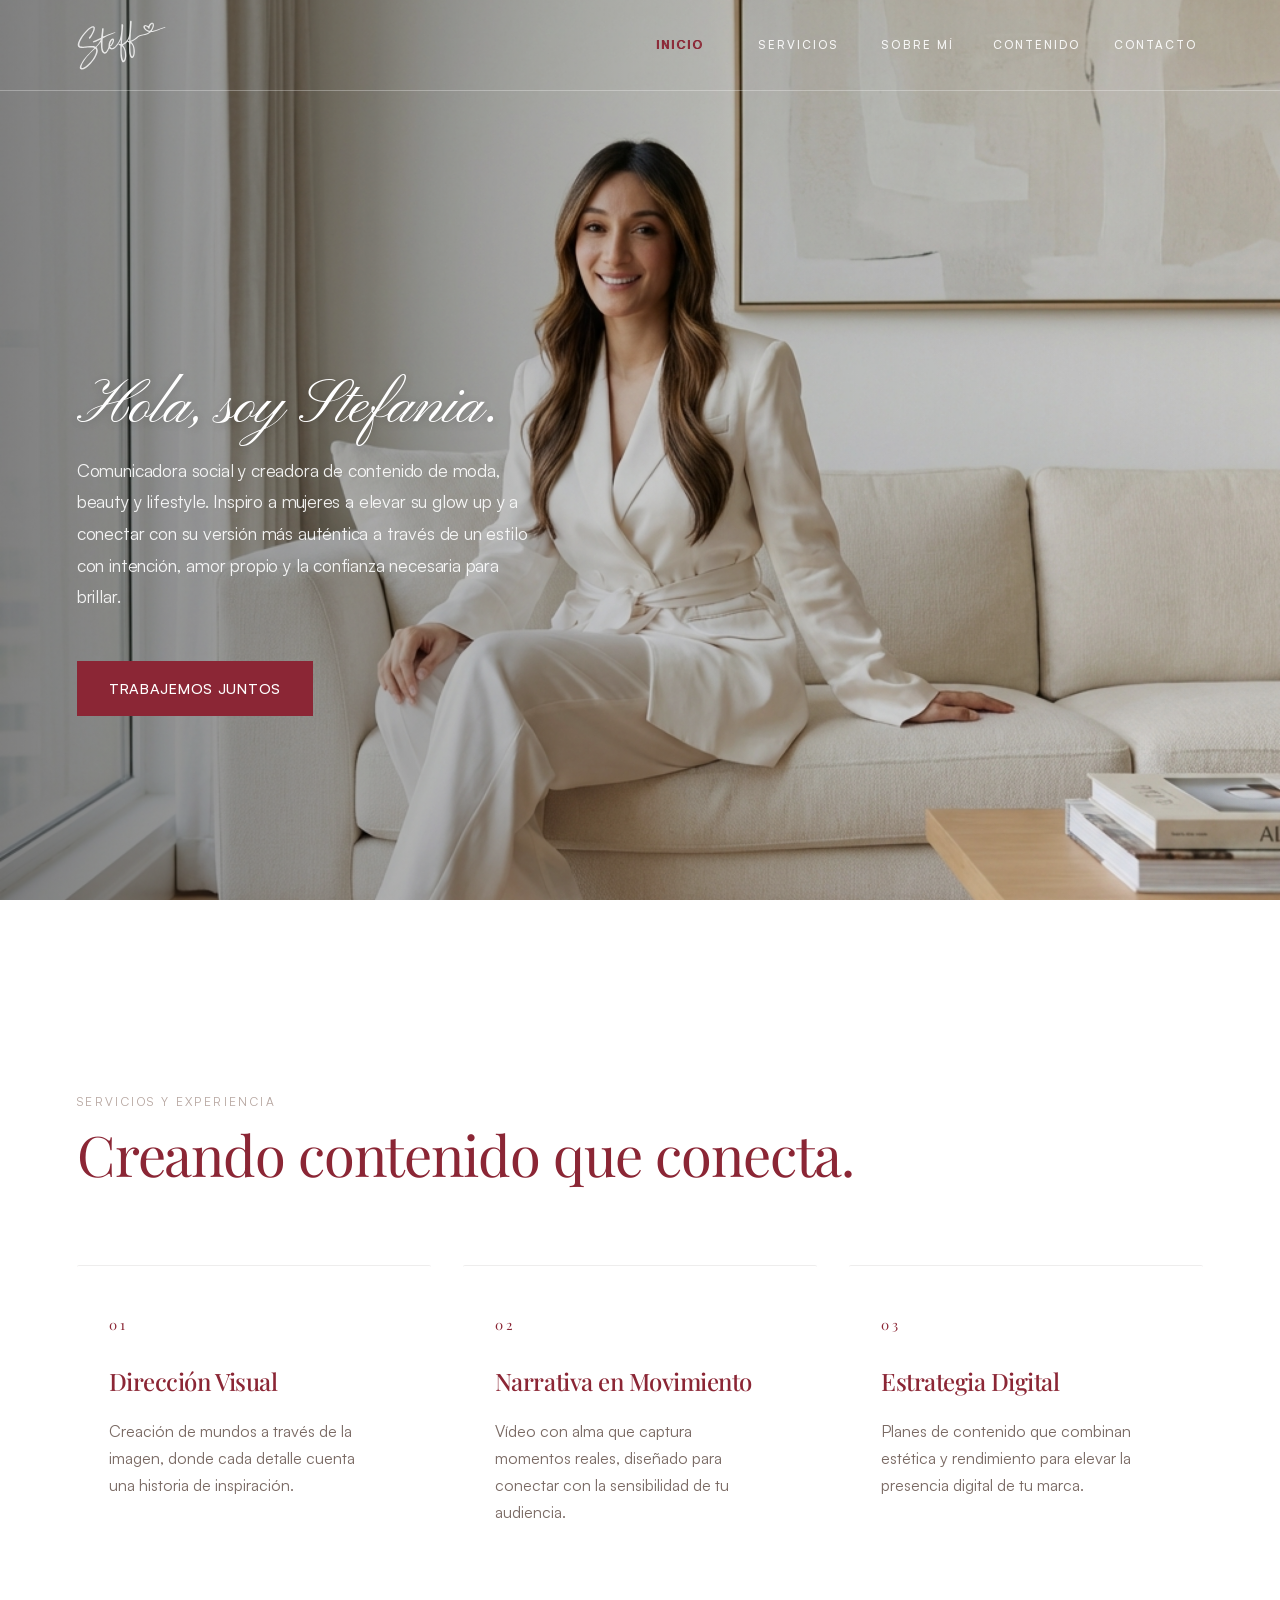
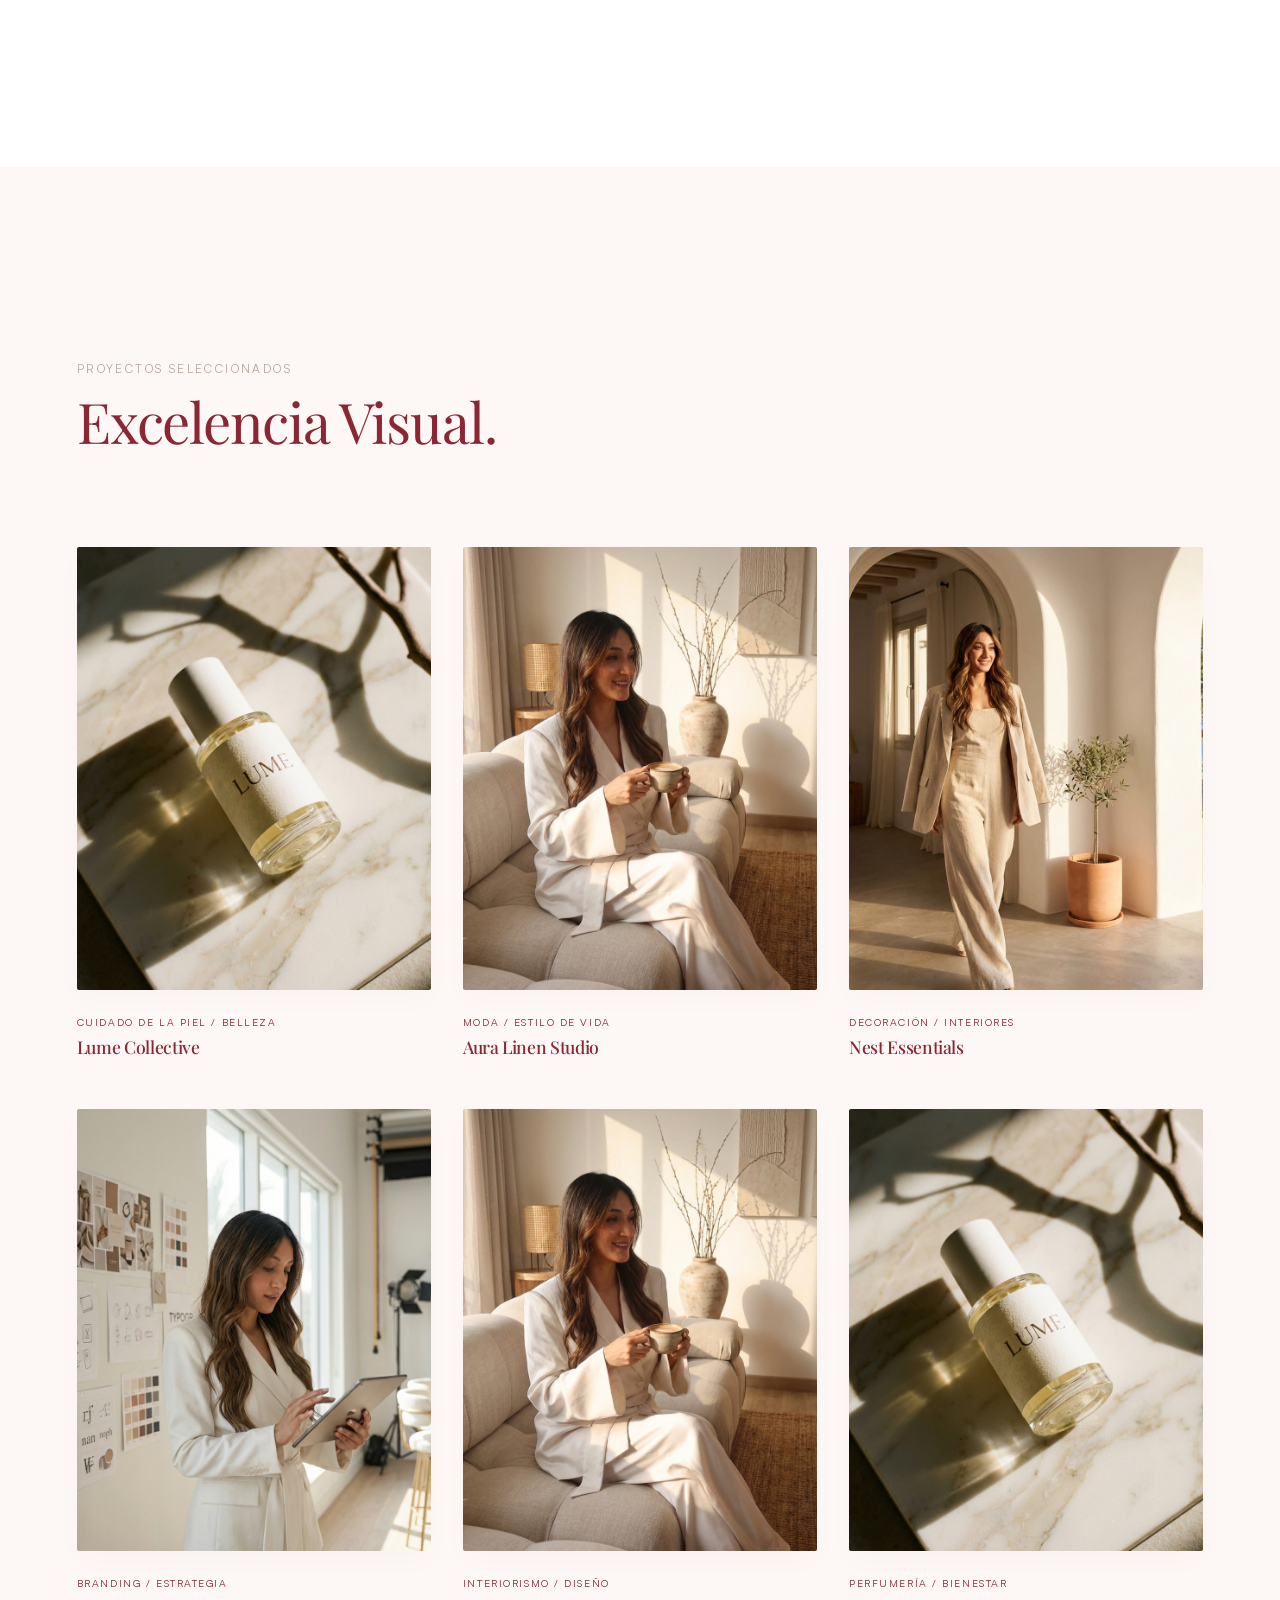
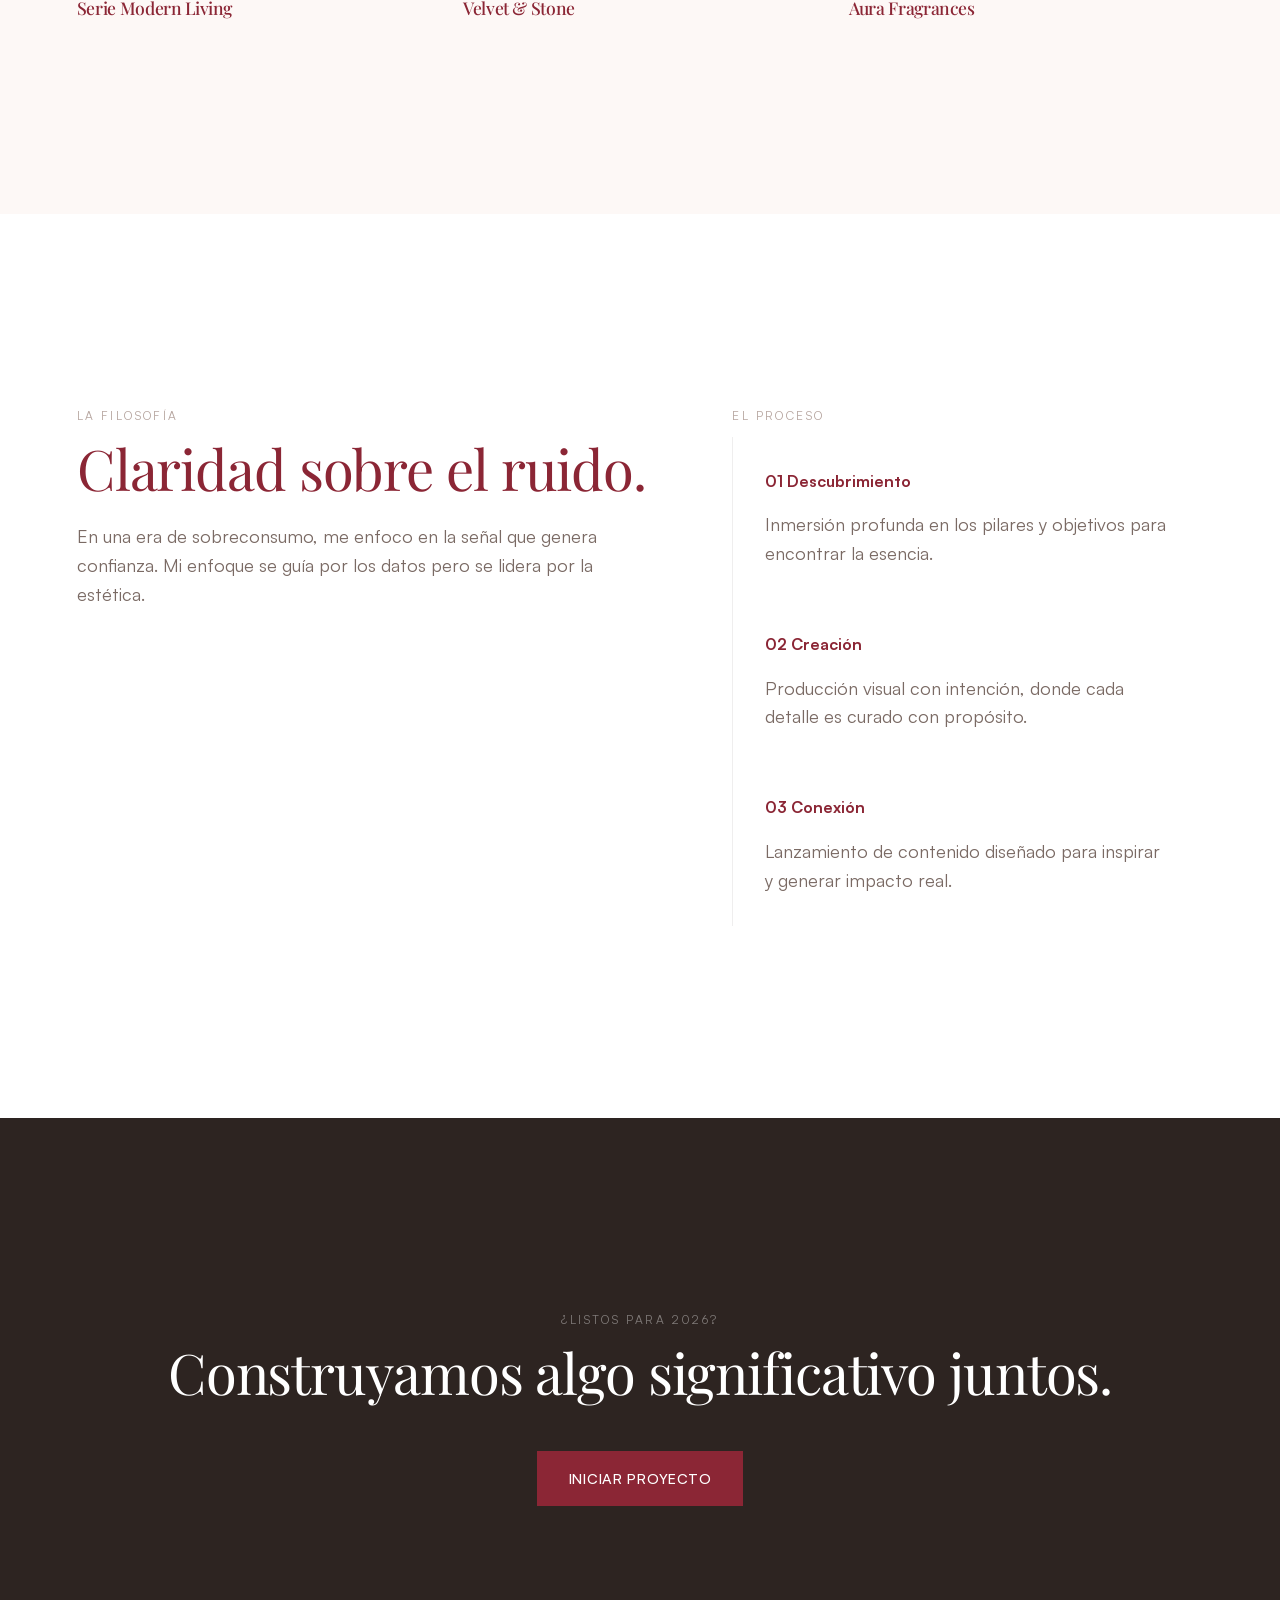
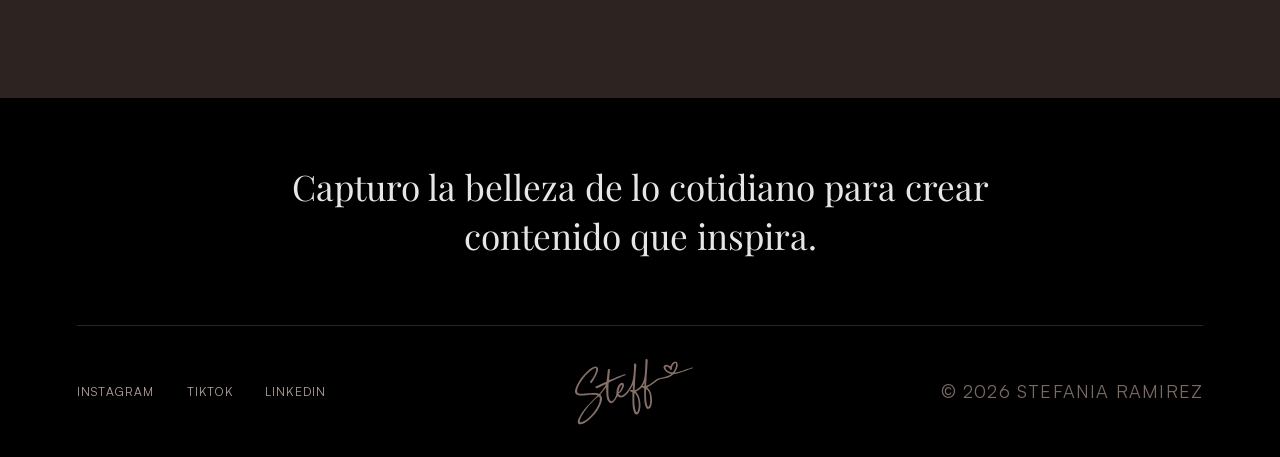
<file: index.html>
<!DOCTYPE html>
<html lang="es">

<head>
    <meta charset="UTF-8">
    <meta name="viewport" content="width=device-width, initial-scale=1.0">
    <meta name="description"
        content="Steff Ramirez - Directora Creativa y Storyteller. Explorando la belleza, el diseño y la narrativa a través de contenido visual y podcasting.">
    <title>Steff Ramirez | Estética en cada detalle</title>
    <link rel="stylesheet" href="css/style.css">
    <link rel="icon" type="image/svg+xml" href="assets/images/favicon-white.svg">
</head>

<body>

    <nav id="main-nav">
        <div class="container">
            <a href="index.html" class="logo">
                <img src="assets/images/Stefania.svg" alt="Stefania Ramirez Logo" class="logo-img">
            </a>
            <button class="mobile-menu-btn" aria-label="Abrir menú">
                <span></span>
                <span></span>
            </button>
            <ul class="nav-links">
                <li><a href="index.html" class="active">Inicio</a></li>
                <li><a href="services.html">Servicios</a></li>
                <li><a href="about.html">Sobre mí</a></li>
                <li><a href="content.html">Contenido</a></li>
                <li><a href="contact.html">Contacto</a></li>
            </ul>
        </div>
    </nav>

    <main>
        <section class="hero">
            <div class="hero-bg"></div>
            <div class="container">
                <div class="hero-content reveal">
                    <h1><span class="script-text">Hola, soy Stefania.</span></h1>
                    <p class="hero-description">Comunicadora social y creadora de contenido de moda, beauty y lifestyle.
                        Inspiro a mujeres a elevar su glow up y a conectar con su versión más auténtica a través de un
                        estilo con intención, amor propio y la confianza necesaria para brillar.</p>
                    <div class="cta-group">
                        <a href="contact.html" class="btn btn-primary">Trabajemos juntos</a>
                    </div>
                </div>
            </div>
        </section>


        <!-- QUÉ HAGO -->
        <section id="what-i-do">
            <div class="container">
                <div class="section-header reveal">
                    <span class="label-main">Servicios y Experiencia</span>
                    <h2>Creando contenido que conecta.</h2>
                </div>
                <div class="grid grid-3 reveal">
                    <div class="offering-card" data-number="01">
                        <h3>Dirección Visual</h3>
                        <p>Creación de mundos a través de la imagen, donde cada detalle cuenta una historia de
                            inspiración.</p>
                    </div>
                    <div class="offering-card" data-number="02">
                        <h3>Narrativa en Movimiento</h3>
                        <p>Vídeo con alma que captura momentos reales, diseñado para conectar con la sensibilidad de tu
                            audiencia.</p>
                    </div>
                    <div class="offering-card" data-number="03">
                        <h3>Estrategia Digital</h3>
                        <p>Planes de contenido que combinan estética y rendimiento para elevar la presencia digital de
                            tu marca.</p>
                    </div>
                </div>
            </div>
        </section>

        <!-- PROYECTOS DESTACADOS -->
        <section id="featured-work" style="background: var(--bg-secondary);">
            <div class="container">
                <div class="section-header reveal">
                    <span class="label-main">Proyectos Seleccionados</span>
                    <h2>Excelencia Visual.</h2>
                </div>
                <div class="work-grid">
                    <div class="work-item reveal">
                        <div class="img-wrapper">
                            <img src="assets/images/featured_1.png" alt="Lume Collective" loading="lazy">
                        </div>
                        <div class="work-info">
                            <span>Cuidado de la piel / Belleza</span>
                            <h3>Lume Collective</h3>
                        </div>
                    </div>
                    <div class="work-item reveal">
                        <div class="img-wrapper">
                            <img src="assets/images/featured_3.png" alt="Aura Linen Studio" loading="lazy">
                        </div>
                        <div class="work-info">
                            <span>Moda / Estilo de vida</span>
                            <h3>Aura Linen Studio</h3>
                        </div>
                    </div>
                    <div class="work-item reveal">
                        <div class="img-wrapper">
                            <img src="assets/images/featured_2.png" alt="Nest Essentials" loading="lazy">
                        </div>
                        <div class="work-info">
                            <span>Decoración / Interiores</span>
                            <h3>Nest Essentials</h3>
                        </div>
                    </div>
                    <div class="work-item reveal">
                        <div class="img-wrapper">
                            <img src="assets/images/hero.png" alt="Serie Modern Living" loading="lazy">
                        </div>
                        <div class="work-info">
                            <span>Branding / Estrategia</span>
                            <h3>Serie Modern Living</h3>
                        </div>
                    </div>
                    <div class="work-item reveal">
                        <div class="img-wrapper">
                            <img src="assets/images/featured_3.png" alt="Velvet & Stone" loading="lazy">
                        </div>
                        <div class="work-info">
                            <span>Interiorismo / Diseño</span>
                            <h3>Velvet & Stone</h3>
                        </div>
                    </div>
                    <div class="work-item reveal">
                        <div class="img-wrapper">
                            <img src="assets/images/featured_1.png" alt="Aura Fragrances">
                        </div>
                        <div class="work-info">
                            <span>Perfumería / Bienestar</span>
                            <h3>Aura Fragrances</h3>
                        </div>
                    </div>
                </div>
            </div>
        </section>

        <!-- VALOR / ENFOQUE -->
        <section id="approach">
            <div class="container">
                <div class="grid grid-2">
                    <div class="reveal">
                        <span class="label-main">La Filosofía</span>
                        <h2>Claridad sobre el ruido.</h2>
                        <p>En una era de sobreconsumo, me enfoco en la señal que genera confianza. Mi enfoque se guía
                            por los datos pero se lidera por la estética.</p>
                    </div>
                    <div class="reveal">
                        <span class="label-main">El Proceso</span>
                        <div class="process-list">
                            <div class="process-item">
                                <h4>01 Descubrimiento</h4>
                                <p>Inmersión profunda en los pilares y objetivos para encontrar la esencia.</p>
                            </div>
                            <div class="process-item">
                                <h4>02 Creación</h4>
                                <p>Producción visual con intención, donde cada detalle es curado con propósito.</p>
                            </div>
                            <div class="process-item">
                                <h4>03 Conexión</h4>
                                <p>Lanzamiento de contenido diseñado para inspirar y generar impacto real.</p>
                            </div>
                        </div>
                    </div>
                </div>
            </div>
        </section>

        <!-- CTA -->
        <section id="cta" style="background: var(--bg-tertiary); color: white; text-align: center;">
            <div class="container reveal">
                <span class="label-main" style="color: rgba(255,255,255,0.4);">¿Listos para 2026?</span>
                <h2 style="margin-bottom: 3rem;">Construyamos algo significativo juntos.</h2>
                <a href="contact.html" class="btn btn-primary">Iniciar Proyecto</a>
            </div>
        </section>
    </main>

    <footer>
        <div class="container">
            <div class="footer-top">
                <div class="footer-slogan">Capturo la belleza de lo cotidiano para crear contenido que inspira.</div>
            </div>
            <div class="footer-bottom">
                <div style="display: flex; gap: 2rem;">
                    <a href="#" style="color: inherit; text-decoration: none;">Instagram</a>
                    <a href="#" style="color: inherit; text-decoration: none;">TikTok</a>
                    <a href="#" style="color: inherit; text-decoration: none;">LinkedIn</a>
                </div>
                <div style="display: flex; align-items: center;">
                    <img src="assets/images/Stefania.svg" alt="Logo" class="footer-logo-img">
                </div>
                <p>&copy; 2026 Stefania Ramirez</p>
            </div>
        </div>
    </footer>

    <script src="js/main.js"></script>
</body>

</html>
</file>
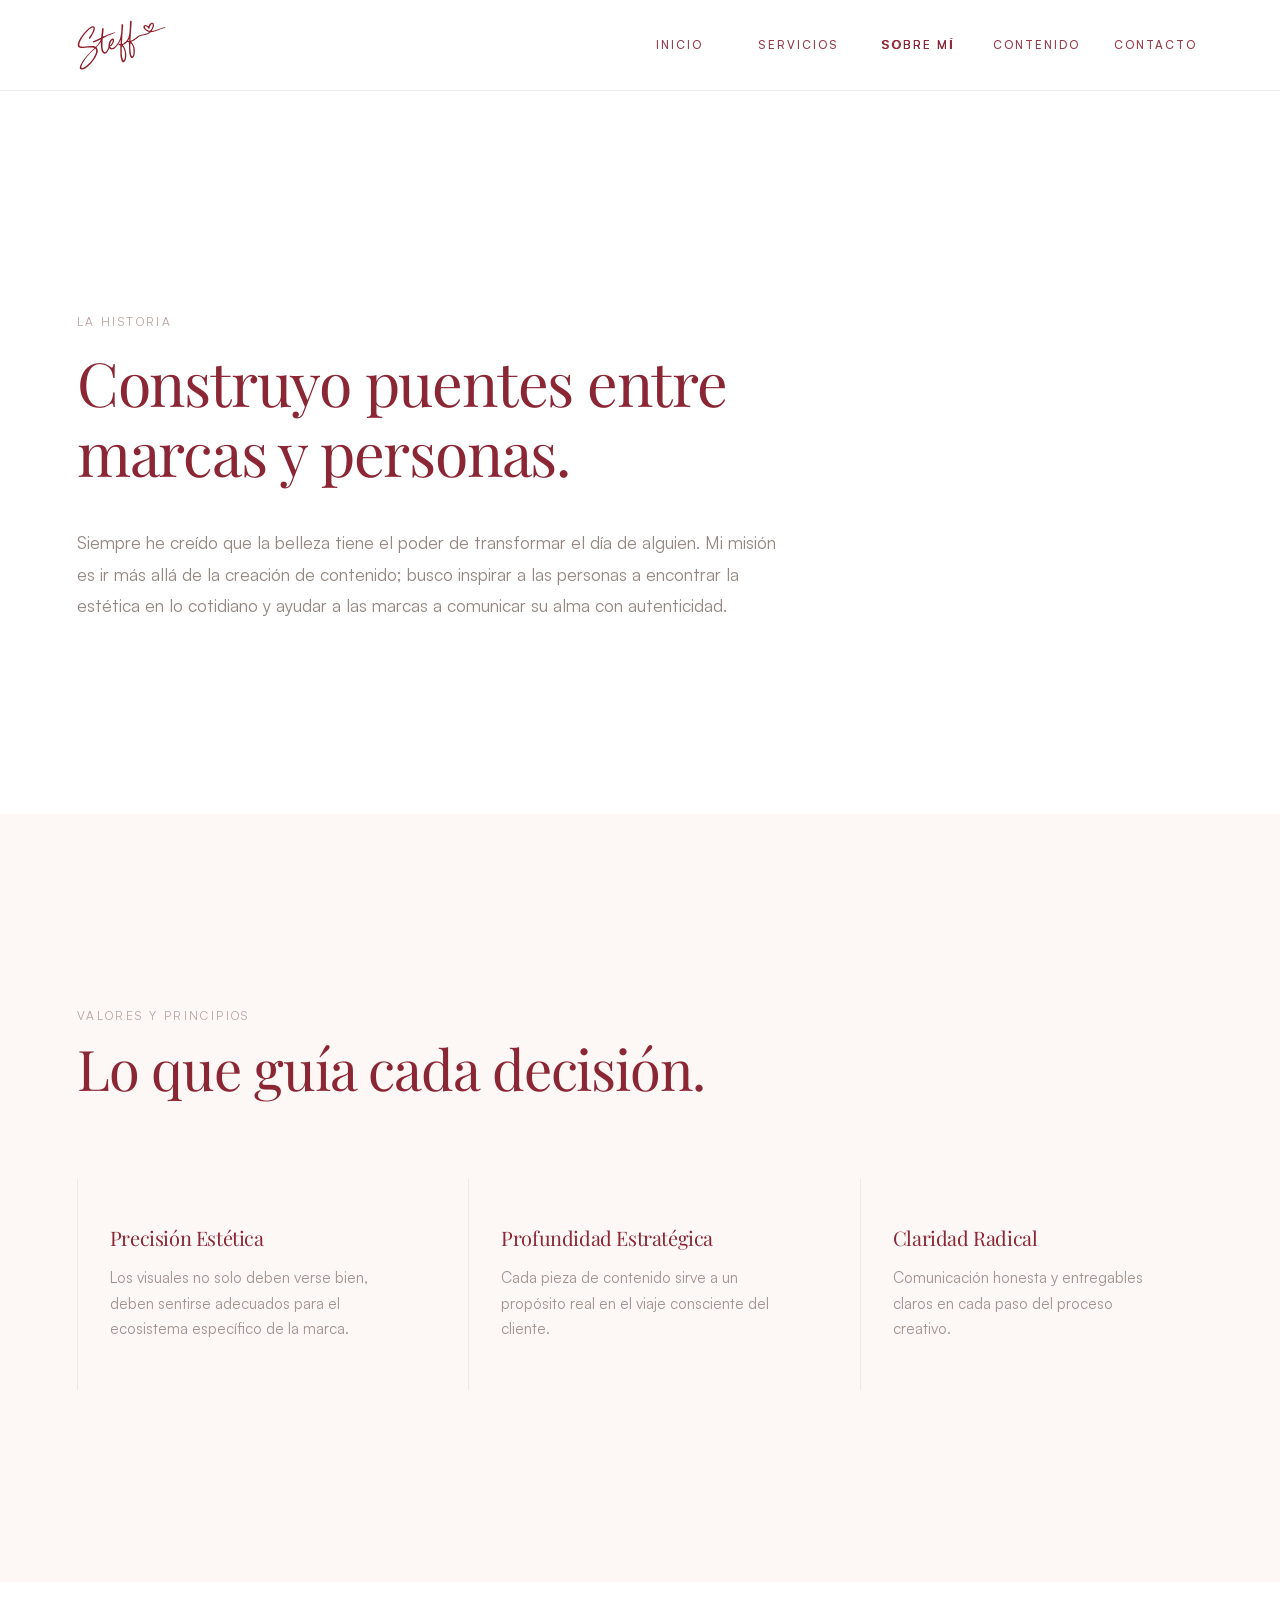
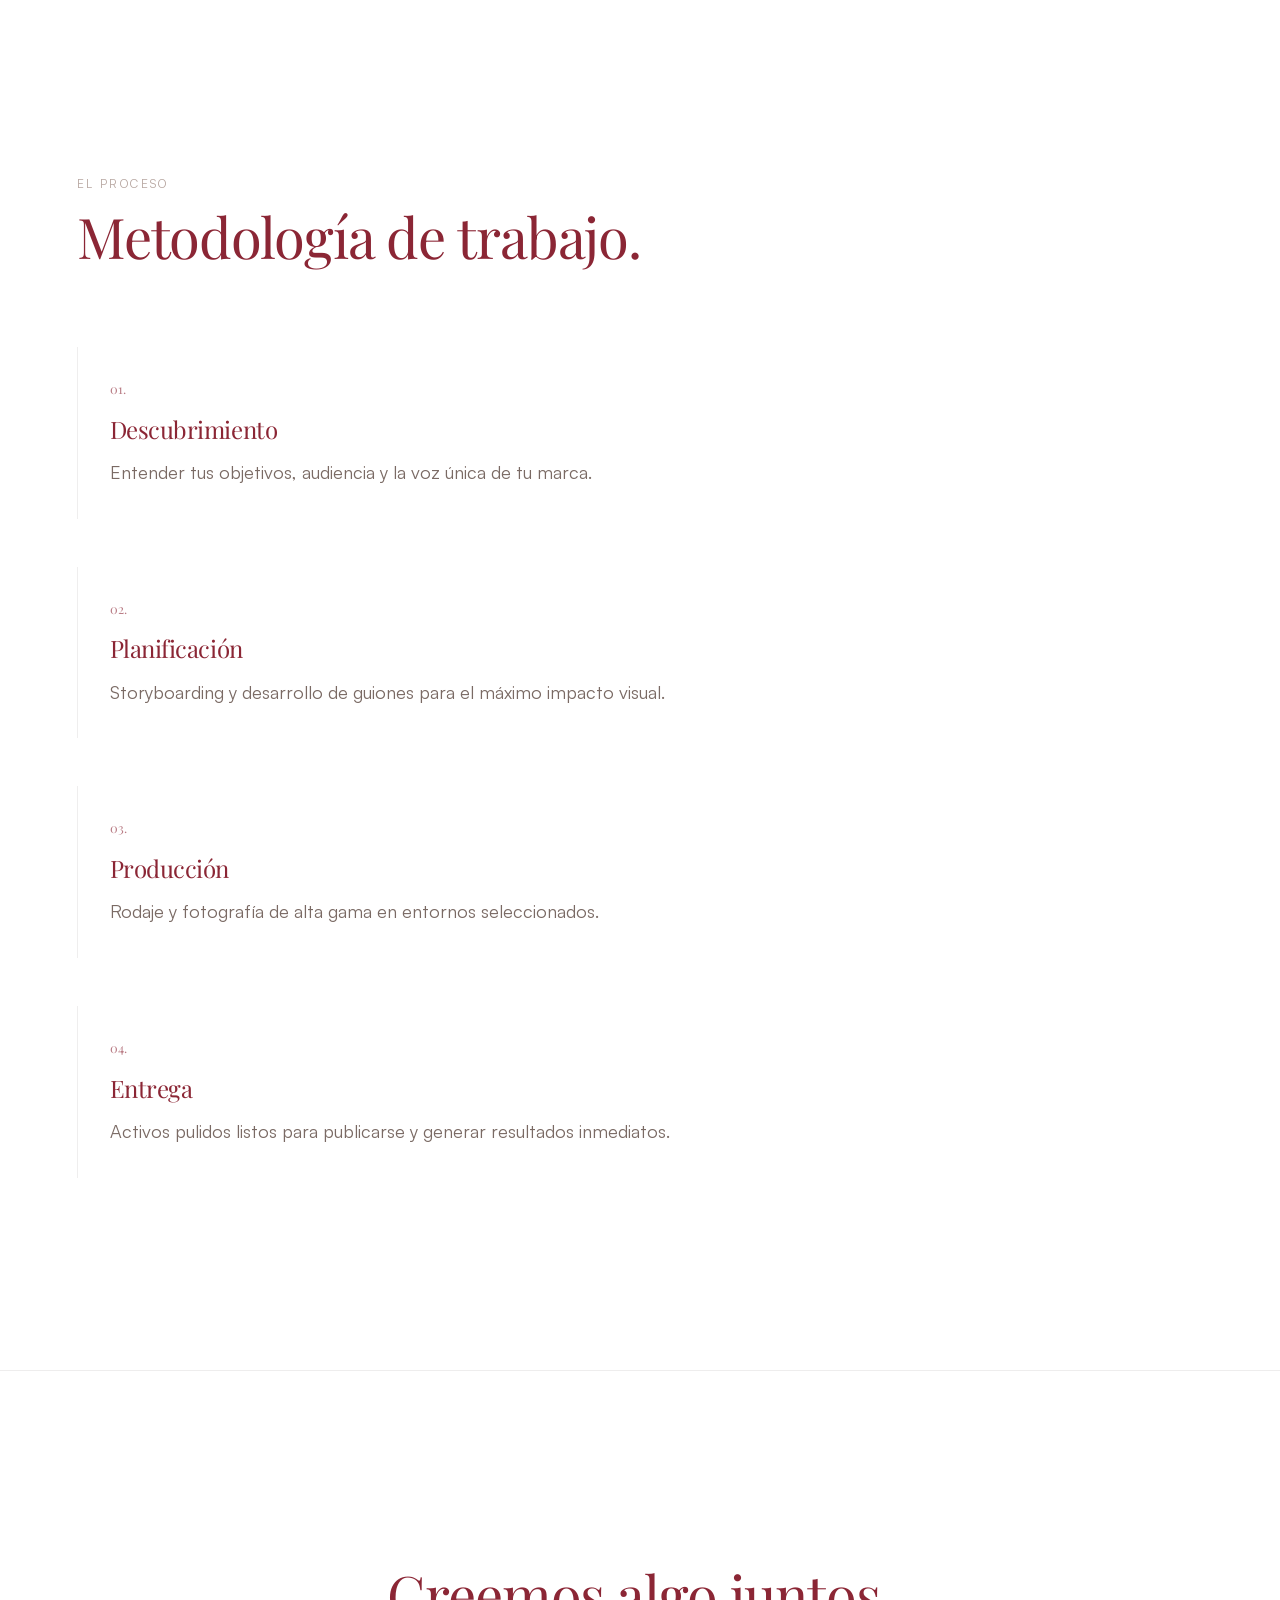
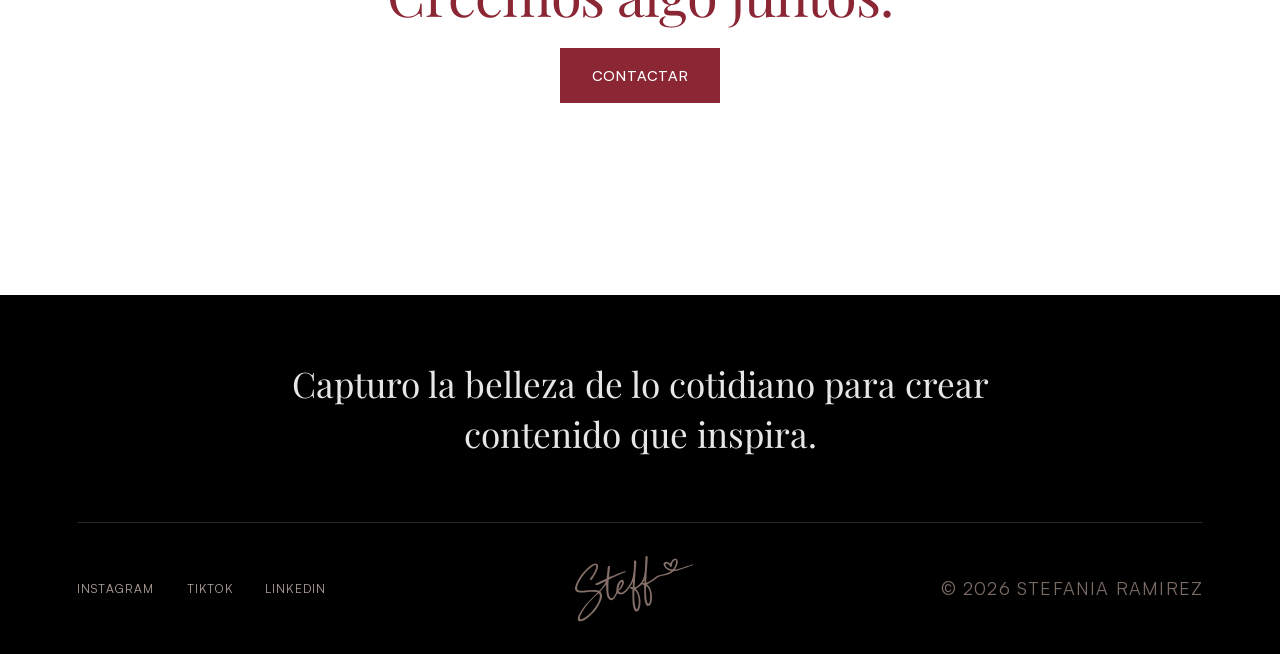
<file: about.html>
<!DOCTYPE html>
<html lang="es">

<head>
    <meta charset="UTF-8">
    <meta name="viewport" content="width=device-width, initial-scale=1.0">
    <meta name="description"
        content="Sobre mí - Steff Ramirez, Directora Creativa. Especializada en estética, diseño y narrativa visual para marcas premium.">
    <title>Sobre mí | Steff Ramirez</title>
    <link rel="stylesheet" href="css/style.css">
    <link rel="icon" type="image/svg+xml" href="assets/images/favicon-white.svg">
</head>

<body>

    <!-- Navegación -->
    <nav id="main-nav" class="nav-dark">
        <div class="container">
            <a href="index.html" class="logo">
                <img src="assets/images/Stefania.svg" alt="Stefania Ramirez Logo" class="logo-img">
            </a>
            <button class="mobile-menu-btn" aria-label="Abrir menú">
                <span></span>
                <span></span>
            </button>
            <ul class="nav-links">
                <li><a href="index.html">Inicio</a></li>
                <li><a href="services.html">Servicios</a></li>
                <li><a href="about.html" class="active">Sobre mí</a></li>
                <li><a href="content.html">Contenido</a></li>
                <li><a href="contact.html">Contacto</a></li>
            </ul>
        </div>
    </nav>

    <main class="subpage-main">

        <!-- 1. INTRODUCCIÓN -->
        <section id="about-intro">
            <div class="container reveal">
                <span class="label-main">La Historia</span>
                <h1>Construyo puentes entre<br>marcas y personas.</h1>
                <div class="section-intro-text" style="max-width: 700px; margin-top: 1.5rem;">
                    <p style="font-size: 1.1rem; line-height: 1.8; opacity: 0.8;">Siempre he
                        creído que la belleza tiene el poder de transformar el día de alguien. Mi misión es ir más
                        allá de la creación de contenido; busco inspirar a las personas a encontrar la estética en
                        lo cotidiano y ayudar a las marcas a comunicar su alma con autenticidad.</p>
                </div>
            </div>
        </section>

        <!-- 2. VALORES / PRINCIPIOS -->
        <section id="values" style="background-color: var(--bg-secondary); padding: var(--space-sections) 0;">
            <div class="container">
                <div class="section-header reveal" style="margin-bottom: 5rem;">
                    <span class="label-main">Valores y Principios</span>
                    <h2>Lo que guía cada decisión.</h2>
                </div>
                <div class="grid grid-3 reveal" style="gap: 3rem;">
                    <div class="value-card">
                        <h3>Precisión Estética</h3>
                        <p>Los visuales no solo deben verse bien, deben sentirse adecuados para el ecosistema específico
                            de la marca.</p>
                    </div>
                    <div class="value-card">
                        <h3>Profundidad Estratégica</h3>
                        <p>Cada pieza de contenido sirve a un propósito real en el viaje consciente del cliente.</p>
                    </div>
                    <div class="value-card">
                        <h3>Claridad Radical</h3>
                        <p>Comunicación honesta y entregables claros en cada paso del proceso creativo.</p>
                    </div>
                </div>
            </div>
        </section>

        <!-- 3. PROCESO / CÓMO TRABAJO -->
        <section id="process" style="padding: var(--space-sections) 0;">
            <div class="container">
                <div class="section-header reveal" style="margin-bottom: 5rem;">
                    <span class="label-main">El Proceso</span>
                    <h2>Metodología de trabajo.</h2>
                </div>
                <div class="grid grid-4" style="gap: 3rem;">
                    <div class="process-item reveal" style="transition-delay: 0.1s;">
                        <span class="process-number">01.</span>
                        <h3>Descubrimiento</h3>
                        <p>Entender tus objetivos, audiencia y la voz única de tu marca.</p>
                    </div>
                    <div class="process-item reveal" style="transition-delay: 0.2s;">
                        <span class="process-number">02.</span>
                        <h3>Planificación</h3>
                        <p>Storyboarding y desarrollo de guiones para el máximo impacto visual.</p>
                    </div>
                    <div class="process-item reveal" style="transition-delay: 0.3s;">
                        <span class="process-number">03.</span>
                        <h3>Producción</h3>
                        <p>Rodaje y fotografía de alta gama en entornos seleccionados.</p>
                    </div>
                    <div class="process-item reveal" style="transition-delay: 0.4s;">
                        <span class="process-number">04.</span>
                        <h3>Entrega</h3>
                        <p>Activos pulidos listos para publicarse y generar resultados inmediatos.</p>
                    </div>
                </div>
            </div>
        </section>



        <!-- CTA -->
        <section id="cta" style="text-align: center; border-top: 1px solid var(--border);">
            <div class="container">
                <h2>Creemos algo juntos.</h2>
                <a href="contact.html" class="btn btn-primary"
                    style="background: #8b2635; color: white; margin-top: var(--space-m);">Contactar</a>
            </div>
        </section>
    </main>

    <footer>
        <div class="container">
            <div class="footer-top">
                <div class="footer-slogan">Capturo la belleza de lo cotidiano para crear contenido que inspira.</div>
            </div>
            <div class="footer-bottom">
                <div style="display: flex; gap: 2rem;">
                    <a href="#" style="color: inherit; text-decoration: none;">Instagram</a>
                    <a href="#" style="color: inherit; text-decoration: none;">TikTok</a>
                    <a href="#" style="color: inherit; text-decoration: none;">LinkedIn</a>
                </div>
                <div style="display: flex; align-items: center;">
                    <img src="assets/images/Stefania.svg" alt="Logo" class="footer-logo-img">
                </div>
                <p>&copy; 2026 Stefania Ramirez</p>
            </div>
        </div>
    </footer>

    <script src="js/main.js"></script>
</body>

</html>
</file>
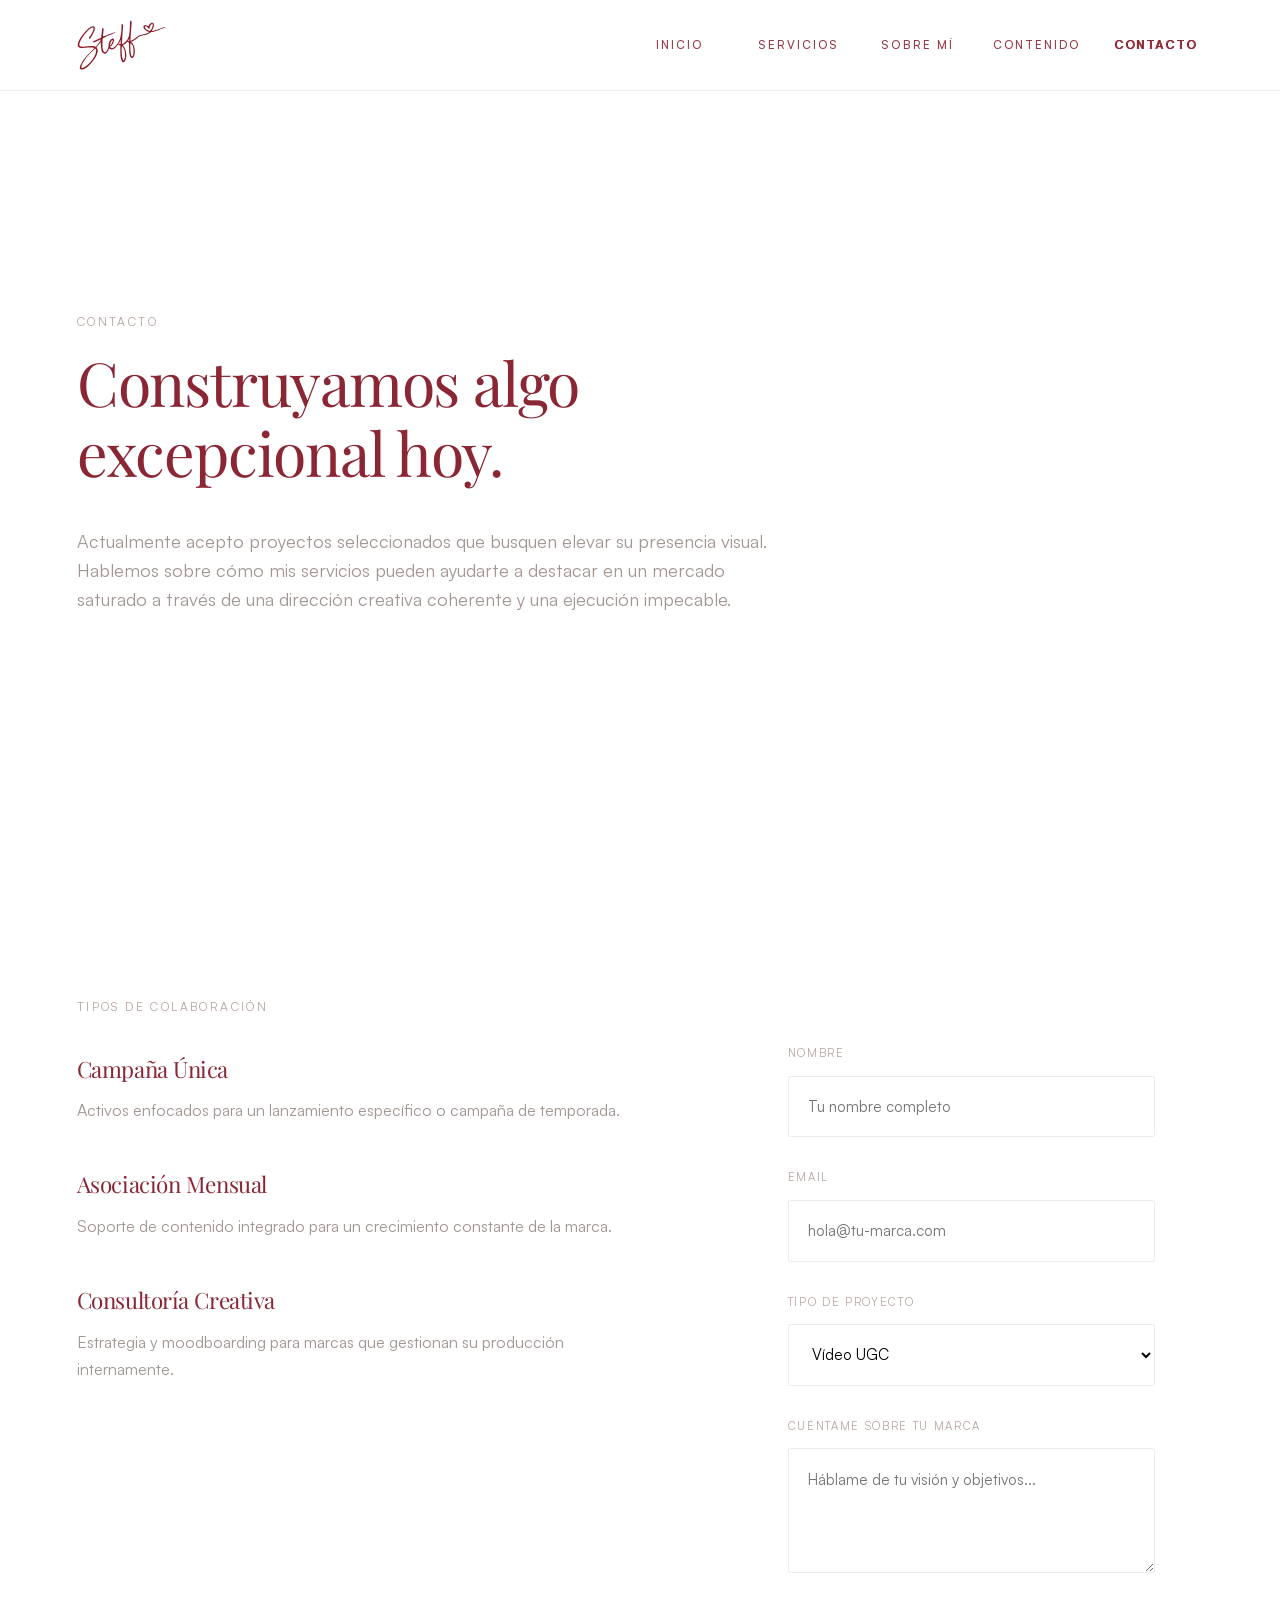
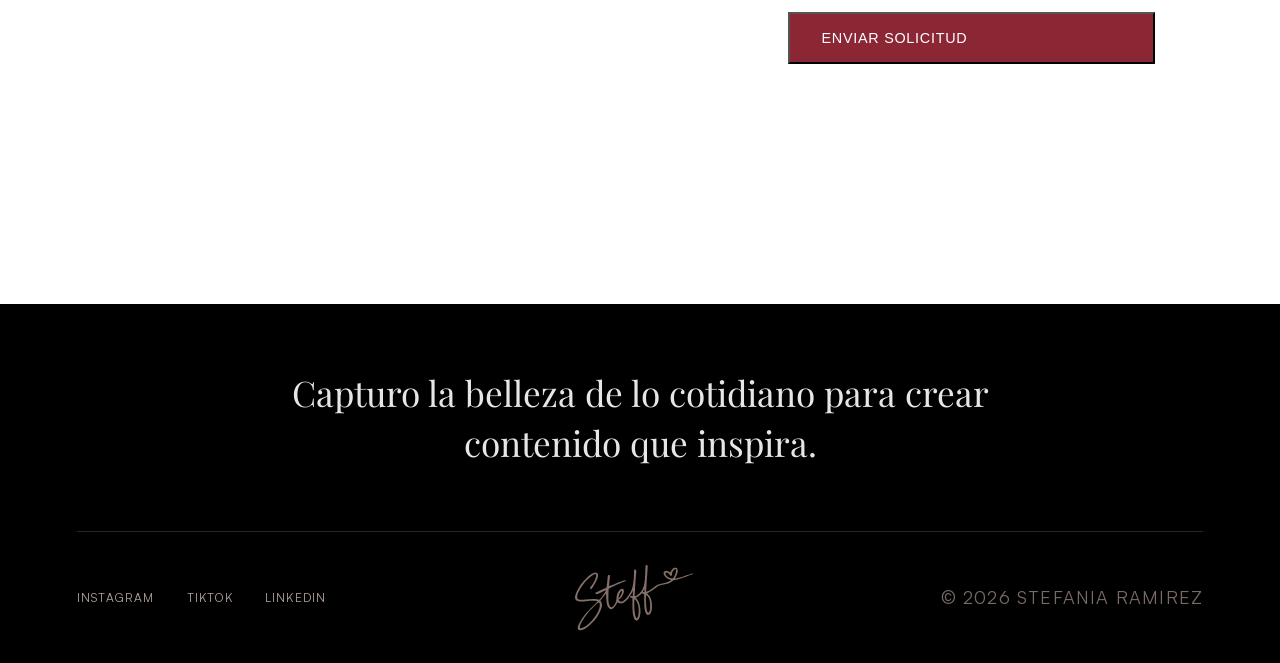
<file: contact.html>
<!DOCTYPE html>
<html lang="es">

<head>
    <meta charset="UTF-8">
    <meta name="viewport" content="width=device-width, initial-scale=1.0">
    <meta name="description"
        content="Contacto - Colaboremos. Ponte en contacto para comenzar tu viaje de creación de contenido.">
    <title>Contacto | Steff Ramirez</title>
    <link rel="stylesheet" href="css/style.css">
    <link rel="icon" type="image/svg+xml" href="assets/images/favicon-white.svg">
</head>

<body>

    <!-- Navegación -->
    <nav id="main-nav" class="nav-dark">
        <div class="container">
            <a href="index.html" class="logo">
                <img src="assets/images/Stefania.svg" alt="Stefania Ramirez Logo" class="logo-img">
            </a>
            <button class="mobile-menu-btn" aria-label="Abrir menú">
                <span></span>
                <span></span>
            </button>
            <ul class="nav-links">
                <li><a href="index.html">Inicio</a></li>
                <li><a href="services.html">Servicios</a></li>
                <li><a href="about.html">Sobre mí</a></li>
                <li><a href="content.html">Contenido</a></li>
                <li><a href="contact.html" class="active">Contacto</a></li>
            </ul>
        </div>
    </nav>

    <main class="subpage-main">

        <!-- 1. INTRO -->
        <section id="contact-intro">
            <div class="container">
                <span class="label-main">Contacto</span>
                <h1>Construyamos algo<br>excepcional hoy.</h1>
                <p class="section-intro-text" style="max-width: 700px; margin-top: 1.5rem; opacity: 0.7;">Actualmente
                    acepto proyectos seleccionados que busquen elevar su presencia visual. Hablemos sobre cómo mis
                    servicios pueden ayudarte a destacar en un mercado saturado a través de una dirección creativa
                    coherente y una ejecución impecable.</p>
            </div>
        </section>

        <section id="contact-details" style="padding-bottom: var(--space-sections);">
            <div class="container">
                <div class="grid grid-2" style="gap: 6rem;">
                    <!-- 2. TIPOS DE COLABORACIÓN -->
                    <div class="reveal">
                        <span class="label-main">Tipos de Colaboración</span>
                        <div style="margin-top: 2.5rem;">
                            <div style="margin-bottom: 3rem;">
                                <h3 style="font-size: 1.4rem; margin-bottom: 1rem;">Campaña Única</h3>
                                <p style="font-size: 1rem; line-height: 1.7; opacity: 0.7;">Activos enfocados para un
                                    lanzamiento específico o campaña de temporada.</p>
                            </div>
                            <div style="margin-bottom: 3rem;">
                                <h3 style="font-size: 1.4rem; margin-bottom: 1rem;">Asociación Mensual</h3>
                                <p style="font-size: 1rem; line-height: 1.7; opacity: 0.7;">Soporte de contenido
                                    integrado para un crecimiento constante de la marca.</p>
                            </div>
                            <div>
                                <h3 style="font-size: 1.4rem; margin-bottom: 1rem;">Consultoría Creativa</h3>
                                <p style="font-size: 1rem; line-height: 1.7; opacity: 0.7;">Estrategia y moodboarding
                                    para marcas que gestionan su producción internamente.</p>
                            </div>
                        </div>
                    </div>

                    <!-- 3. FORMULARIO DE CONTACTO -->
                    <div class="card reveal static-card" style="background: white; padding: 3rem;">
                        <form action="#" method="POST" id="contact-form">
                            <div class="form-group">
                                <label for="name">Nombre</label>
                                <input type="text" id="name" name="name" required placeholder="Tu nombre completo">
                            </div>
                            <div class="form-group">
                                <label for="email">Email</label>
                                <input type="email" id="email" name="email" required placeholder="hola@tu-marca.com">
                            </div>
                            <div class="form-group">
                                <label for="project">Tipo de Proyecto</label>
                                <select id="project" name="project">
                                    <option value="ugc">Vídeo UGC</option>
                                    <option value="photo">Fotografía Editorial</option>
                                    <option value="retainer">Asociación Mensual</option>
                                    <option value="other">Otro</option>
                                </select>
                            </div>
                            <div class="form-group">
                                <label for="message">Cuéntame sobre tu marca</label>
                                <textarea id="message" name="message" rows="4"
                                    placeholder="Háblame de tu visión y objetivos..."></textarea>
                            </div>
                            <button type="submit" class="btn btn-primary" style="width: 100%;">Enviar Solicitud</button>
                        </form>
                    </div>
                </div>
            </div>
        </section>
    </main>

    <footer>
        <div class="container">
            <div class="footer-top">
                <div class="footer-slogan">Capturo la belleza de lo cotidiano para crear contenido que inspira.</div>
            </div>
            <div class="footer-bottom">
                <div style="display: flex; gap: 2rem;">
                    <a href="#" style="color: inherit; text-decoration: none;">Instagram</a>
                    <a href="#" style="color: inherit; text-decoration: none;">TikTok</a>
                    <a href="#" style="color: inherit; text-decoration: none;">LinkedIn</a>
                </div>
                <div style="display: flex; align-items: center;">
                    <img src="assets/images/Stefania.svg" alt="Logo" class="footer-logo-img">
                </div>
                <p>&copy; 2026 Stefania Ramirez</p>
            </div>
        </div>
    </footer>

    <script src="js/main.js"></script>
</body>

</html>
</file>
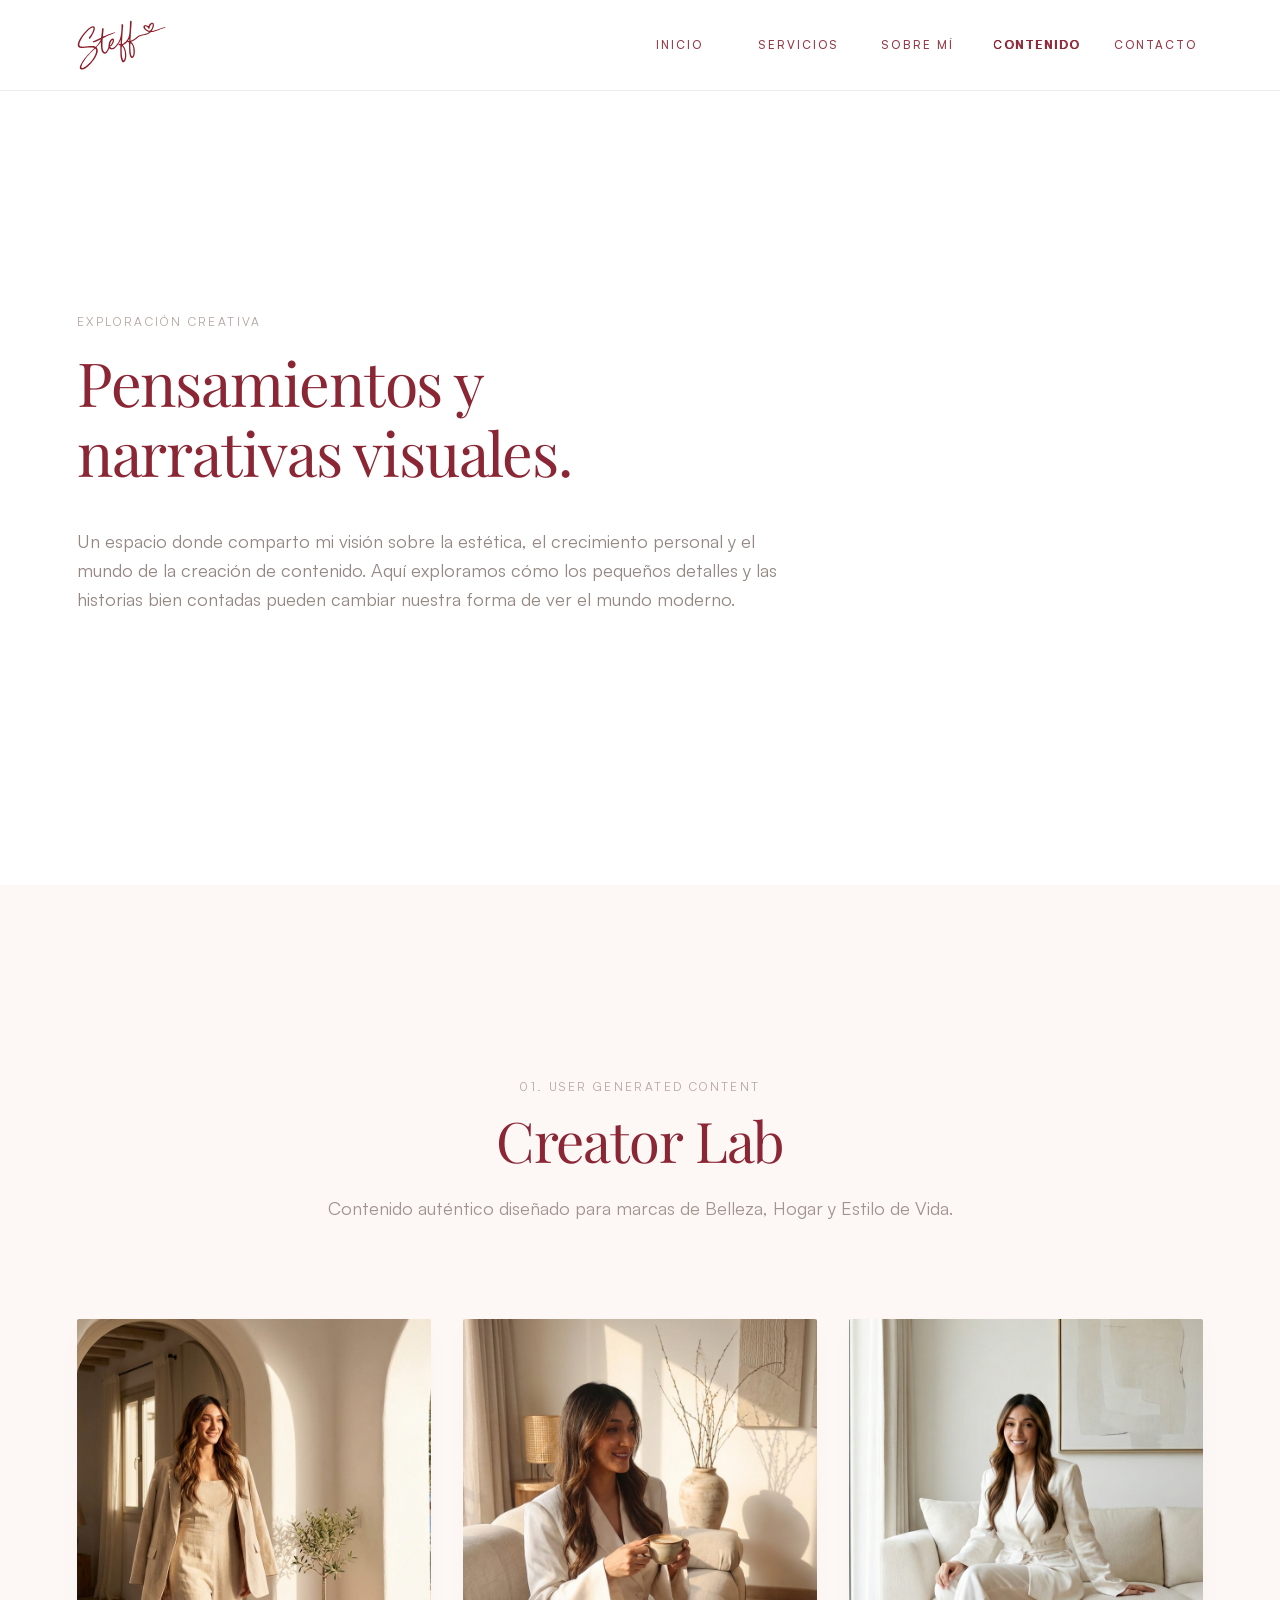
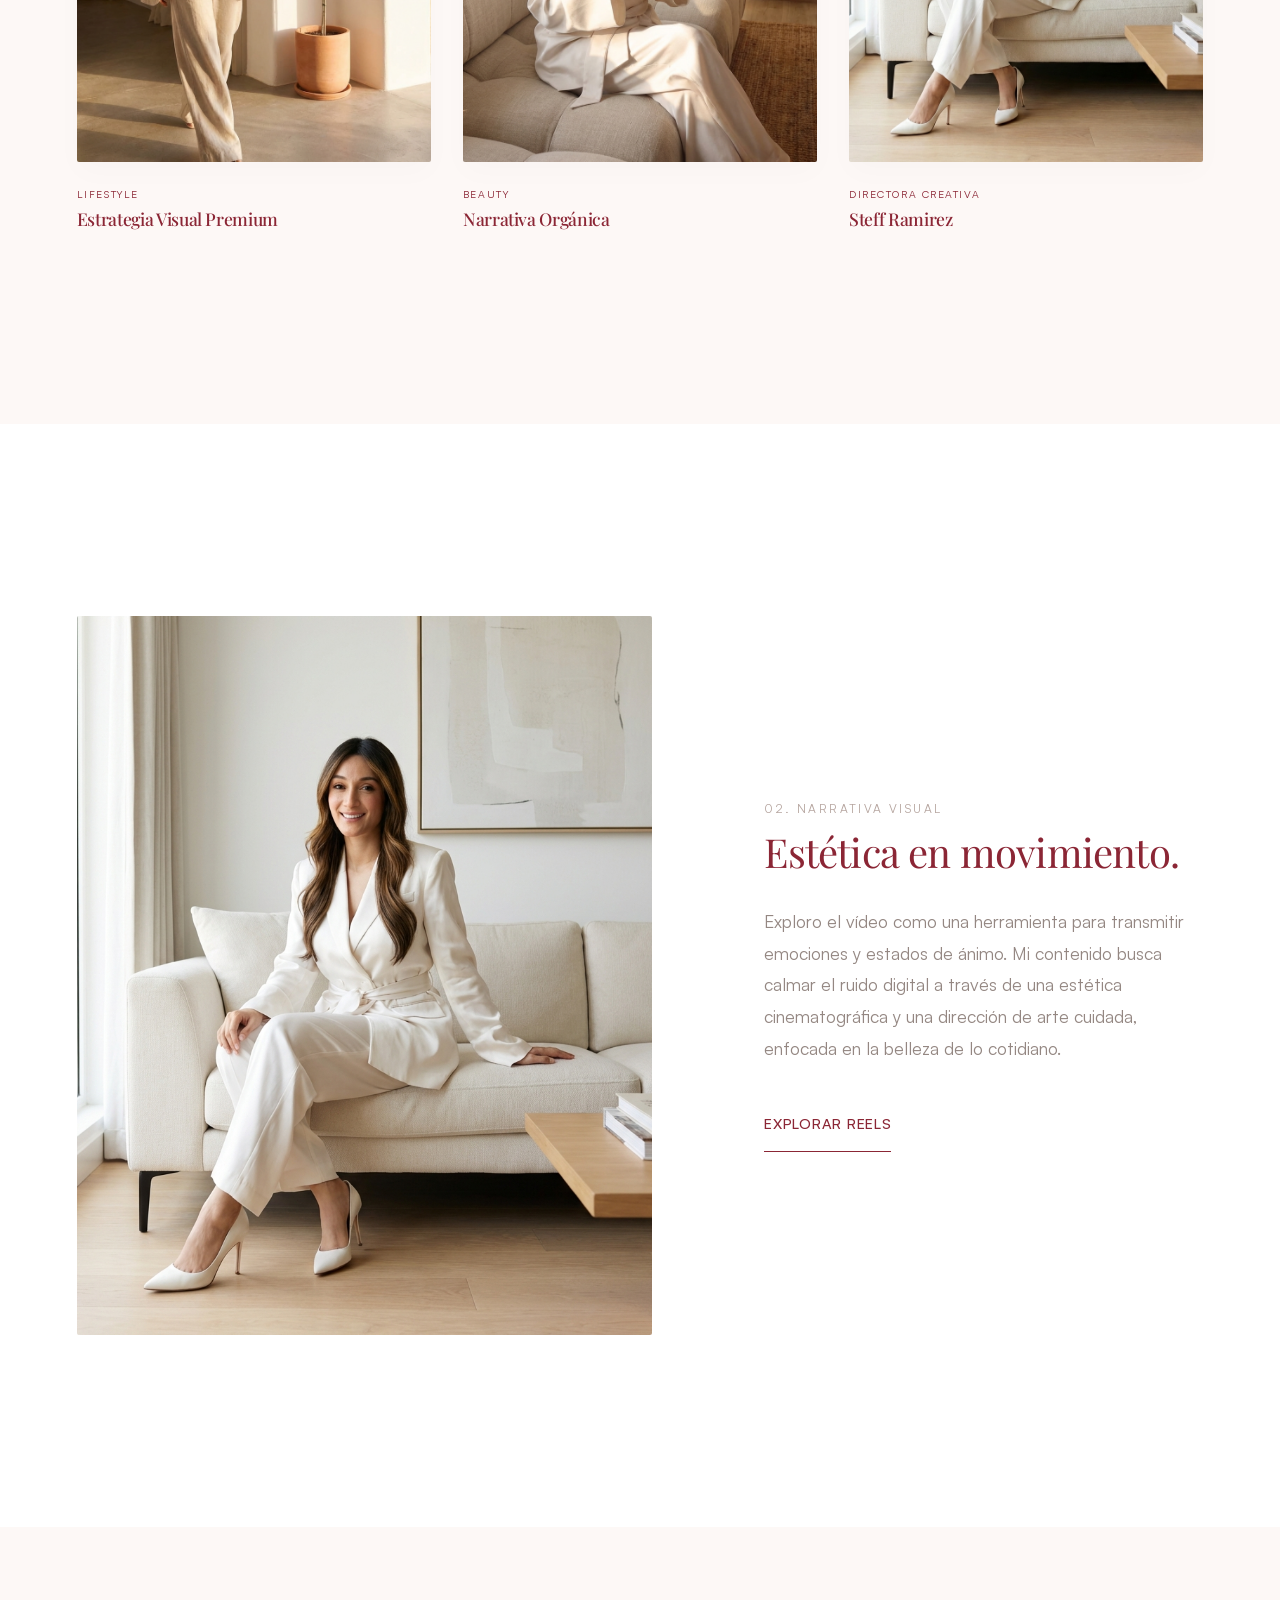
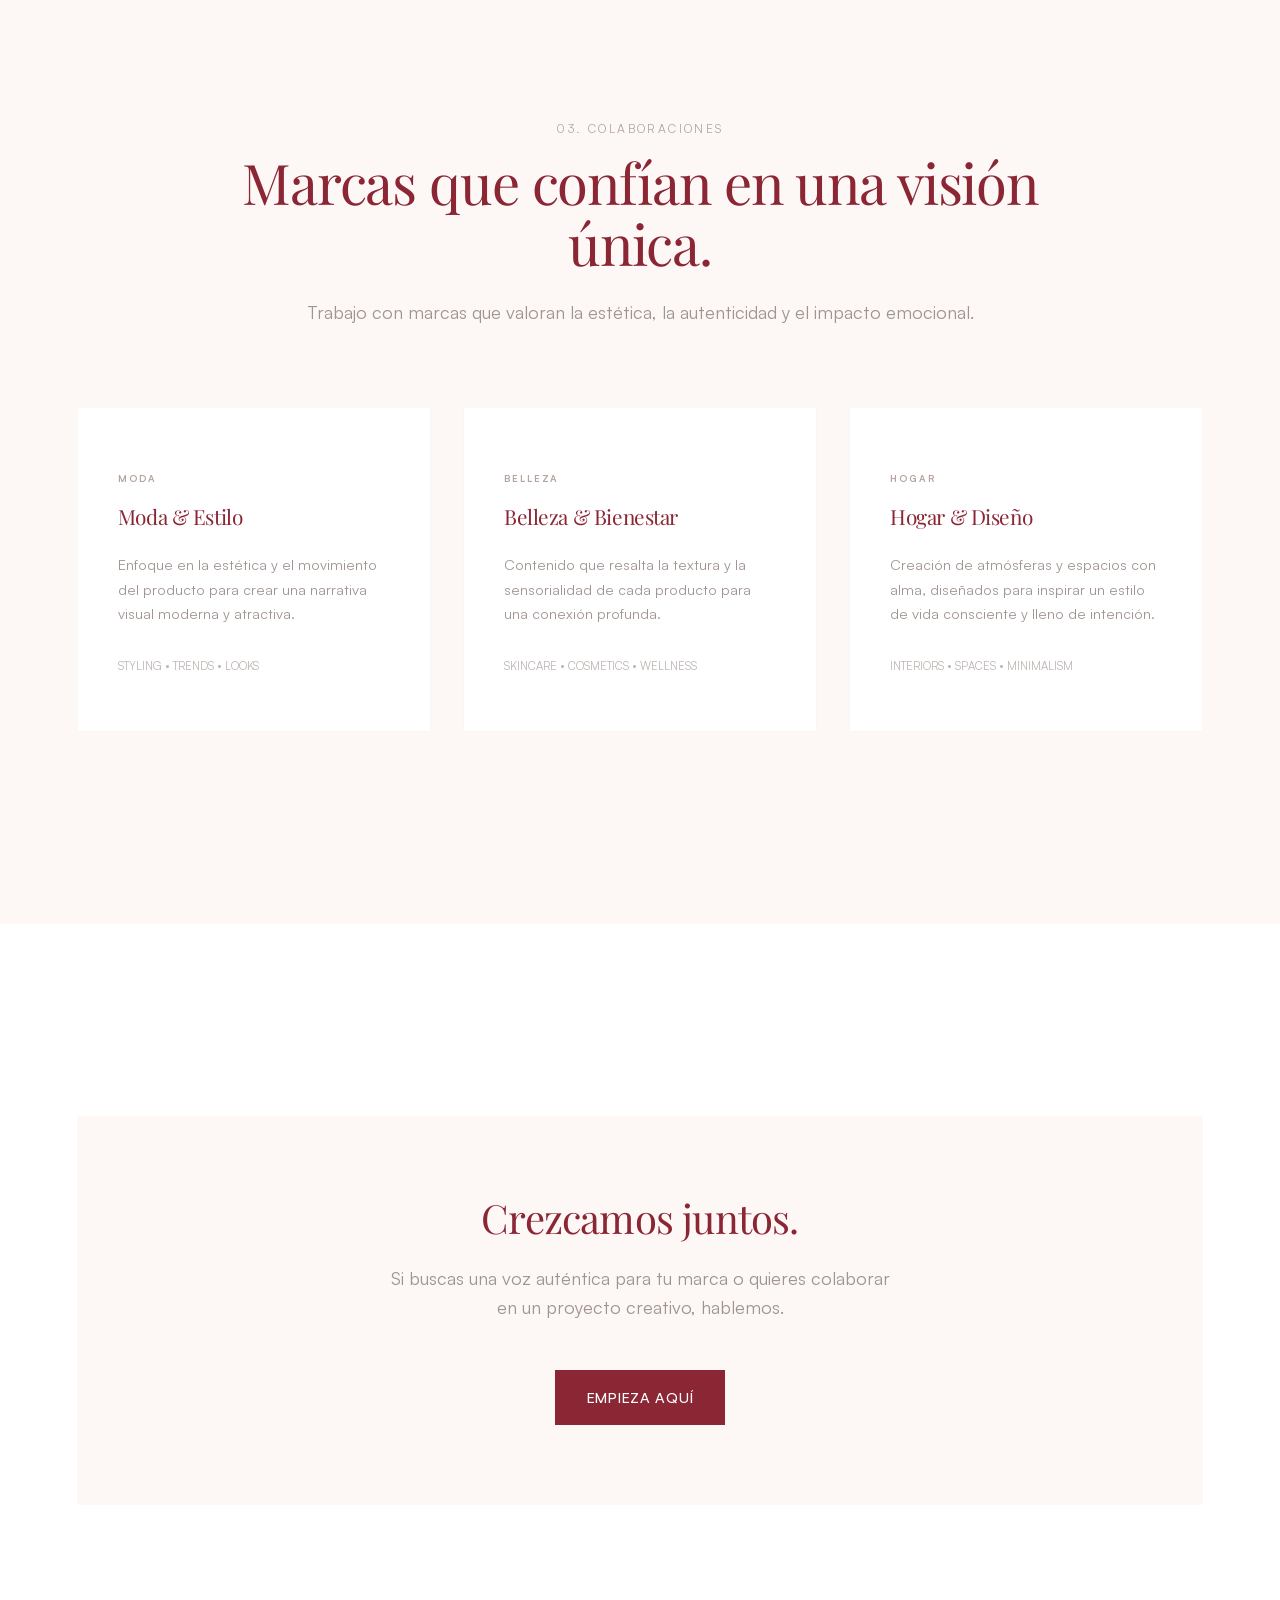
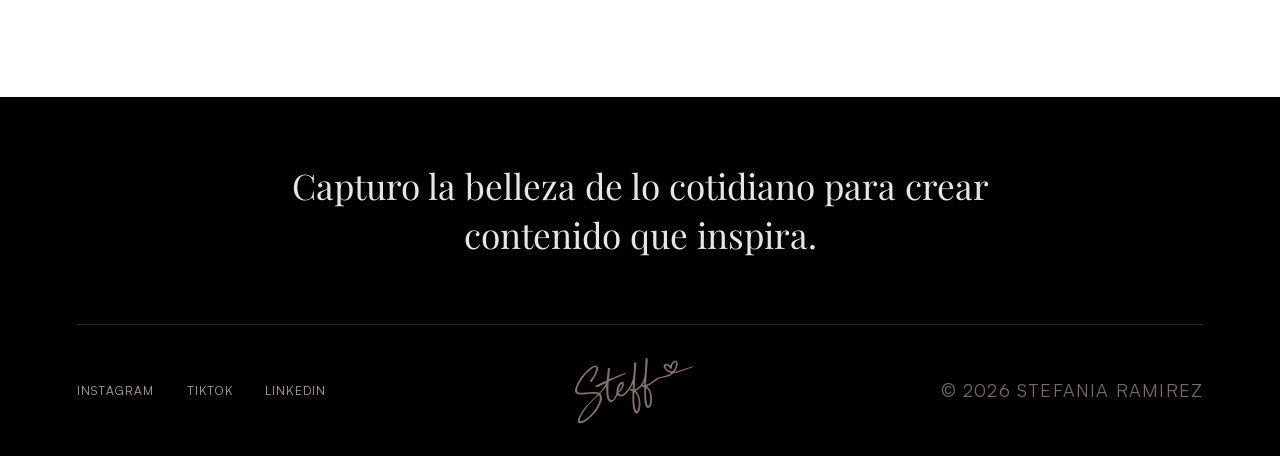
<file: content.html>
<!DOCTYPE html>
<html lang="es">

<head>
    <meta charset="UTF-8">
    <meta name="viewport" content="width=device-width, initial-scale=1.0">
    <meta name="description"
        content="Contenido y Medios - Visiones sobre el mundo del UGC, branding y estrategia creativa.">
    <title>Contenido | Steff Ramirez</title>
    <link rel="stylesheet" href="css/style.css">
    <link rel="icon" type="image/svg+xml" href="assets/images/favicon-white.svg">
</head>

<body>

    <!-- Navegación -->
    <nav id="main-nav" class="nav-dark">
        <div class="container">
            <a href="index.html" class="logo">
                <img src="assets/images/Stefania.svg" alt="Stefania Ramirez Logo" class="logo-img">
            </a>
            <button class="mobile-menu-btn" aria-label="Abrir menú">
                <span></span>
                <span></span>
            </button>
            <ul class="nav-links">
                <li><a href="index.html">Inicio</a></li>
                <li><a href="services.html">Servicios</a></li>
                <li><a href="about.html">Sobre mí</a></li>
                <li><a href="content.html" class="active">Contenido</a></li>
                <li><a href="contact.html">Contacto</a></li>
            </ul>
        </div>
    </nav>

    <main class="subpage-main">

        <!-- HERO SECCIÓN CONTENIDO -->
        <section id="content-hero">
            <div class="container">
                <div class="section-header reveal">
                    <span class="label-main">Exploración Creativa</span>
                    <h1>Pensamientos y<br>narrativas visuales.</h1>
                    <p class="section-intro-text" style="max-width: 700px; opacity: 0.8; margin-top: 2rem;">
                        Un espacio donde comparto mi visión sobre la estética, el crecimiento personal y el mundo de la
                        creación de contenido. Aquí exploramos cómo los pequeños detalles y las historias bien contadas
                        pueden cambiar nuestra forma de ver el mundo moderno.
                    </p>
                </div>
            </div>
        </section>

        <!-- 1. UGC & ESTRATEGIA -->
        <section id="ugc-content" style="background-color: var(--bg-secondary); padding: var(--space-sections) 0;">
            <div class="container">
                <div class="section-header reveal" style="text-align: center; margin: 0 auto 5rem auto;">
                    <span class="label-main">01. User Generated Content</span>
                    <h2>Creator Lab</h2>
                    <p style="margin-top: 1.5rem; opacity: 0.7;">Contenido auténtico diseñado para marcas de Belleza,
                        Hogar y Estilo de Vida.</p>
                </div>

                <div class="work-grid reveal">
                    <article class="work-item">
                        <div class="img-wrapper">
                            <img src="assets/images/featured_2.png" alt="UGC Video 1">
                        </div>
                        <div class="work-info">
                            <span>Lifestyle</span>
                            <h3>Estrategia Visual Premium</h3>
                        </div>
                    </article>
                    <article class="work-item">
                        <div class="img-wrapper">
                            <img src="assets/images/featured_3.png" alt="UGC Video 2">
                        </div>
                        <div class="work-info">
                            <span>Beauty</span>
                            <h3>Narrativa Orgánica</h3>
                        </div>
                    </article>
                    <article class="work-item">
                        <div class="img-wrapper">
                            <img src="assets/images/steff_remastered.png" alt="Steff Portrait">
                        </div>
                        <div class="work-info">
                            <span>Directora Creativa</span>
                            <h3>Steff Ramirez</h3>
                        </div>
                    </article>
                </div>
            </div>
        </section>

        <!-- 3. NARRATIVA VISUAL -->
        <section id="inspo-videos" style="padding: var(--space-sections) 0;">
            <div class="container">
                <div class="grid grid-2" style="align-items: center;">
                    <div class="reveal">
                        <div class="img-wrapper" style="aspect-ratio: 4/5; overflow: hidden; border-radius: 2px;">
                            <img src="assets/images/hero_new.png" alt="Narrativa Visual"
                                style="width: 100%; height: 100%; object-fit: cover;">
                        </div>
                    </div>
                    <div class="reveal" style="padding-left: 2rem;">
                        <span class="label-main">02. Narrativa Visual</span>
                        <h2 style="font-size: 2.5rem; margin-bottom: 2rem;">Estética en movimiento.</h2>
                        <p style="margin-bottom: 2rem; opacity: 0.8; font-size: 1.1rem; line-height: 1.8;">
                            Exploro el vídeo como una herramienta para transmitir emociones y estados de ánimo. Mi
                            contenido busca calmar el ruido digital a través de una estética cinematográfica y una
                            dirección de arte cuidada, enfocada en la belleza de lo cotidiano.
                        </p>
                        <a href="#" class="btn btn-secondary"
                            style="margin-left: 0; color: #8b2635; border-color: #8b2635;">Explorar
                            Reels</a>
                    </div>
                </div>
            </div>
        </section>

        <!-- 3. COLABORACIONES -->
        <section id="collab-industries"
            style="background-color: var(--bg-secondary); padding: var(--space-sections) 0;">
            <div class="container">
                <div class="section-header reveal" style="text-align: center; margin: 0 auto 5rem auto;">
                    <span class="label-main">03. Colaboraciones</span>
                    <h2>Marcas que confían en una visión única.</h2>
                    <p style="margin-top: 1.5rem; opacity: 0.7;">Trabajo con marcas que valoran la estética, la
                        autenticidad y el impacto emocional.</p>
                </div>

                <div class="grid grid-3 reveal" style="gap: 2rem;">
                    <!-- MODA -->
                    <div class="collab-card"
                        style="background: white; padding: 3.5rem 2.5rem; border: 1px solid rgba(0,0,0,0.03); transition: all 0.5s ease; position: relative; overflow: hidden;">
                        <span
                            style="font-size: 0.6rem; letter-spacing: 0.2em; color: var(--text-dim); text-transform: uppercase; font-weight: 600;">Moda</span>
                        <h3 style="font-size: 1.3rem; margin: 1rem 0 1.5rem 0; font-family: var(--font-serif);">Moda &
                            Estilo</h3>
                        <p style="font-size: 0.9rem; line-height: 1.7; opacity: 0.7; margin-bottom: 2rem;">Enfoque en la
                            estética y el movimiento del producto para crear una narrativa visual moderna y atractiva.
                        </p>
                        <div style="font-size: 0.7rem; color: var(--text-secondary); opacity: 0.5;">STYLING • TRENDS •
                            LOOKS</div>
                        <div class="card-line"
                            style="position: absolute; bottom: 0; left: 0; width: 0; height: 1px; background: #8b2635; transition: width 0.6s ease;">
                        </div>
                    </div>

                    <!-- BELLEZA -->
                    <div class="collab-card"
                        style="background: white; padding: 3.5rem 2.5rem; border: 1px solid rgba(0,0,0,0.03); transition: all 0.5s ease; position: relative; overflow: hidden;">
                        <span
                            style="font-size: 0.6rem; letter-spacing: 0.2em; color: var(--text-dim); text-transform: uppercase; font-weight: 600;">Belleza</span>
                        <h3 style="font-size: 1.3rem; margin: 1rem 0 1.5rem 0; font-family: var(--font-serif);">Belleza
                            & Bienestar</h3>
                        <p style="font-size: 0.9rem; line-height: 1.7; opacity: 0.7; margin-bottom: 2rem;">Contenido que
                            resalta la textura y la sensorialidad de cada producto para una conexión profunda.</p>
                        <div style="font-size: 0.7rem; color: var(--text-secondary); opacity: 0.5;">SKINCARE • COSMETICS
                            • WELLNESS</div>
                        <div class="card-line"
                            style="position: absolute; bottom: 0; left: 0; width: 0; height: 1px; background: #8b2635; transition: width 0.6s ease;">
                        </div>
                    </div>

                    <!-- HOGAR -->
                    <div class="collab-card"
                        style="background: white; padding: 3.5rem 2.5rem; border: 1px solid rgba(0,0,0,0.03); transition: all 0.5s ease; position: relative; overflow: hidden;">
                        <span
                            style="font-size: 0.6rem; letter-spacing: 0.2em; color: var(--text-dim); text-transform: uppercase; font-weight: 600;">Hogar</span>
                        <h3 style="font-size: 1.3rem; margin: 1rem 0 1.5rem 0; font-family: var(--font-serif);">Hogar &
                            Diseño</h3>
                        <p style="font-size: 0.9rem; line-height: 1.7; opacity: 0.7; margin-bottom: 2rem;">Creación de
                            atmósferas y espacios con alma, diseñados para inspirar un estilo de vida consciente y lleno
                            de intención.</p>
                        <div style="font-size: 0.7rem; color: var(--text-secondary); opacity: 0.5;">INTERIORS • SPACES •
                            MINIMALISM</div>
                        <div class="card-line"
                            style="position: absolute; bottom: 0; left: 0; width: 0; height: 1px; background: #8b2635; transition: width 0.6s ease;">
                        </div>
                    </div>
                </div>

                <style>
                    .collab-card:hover {
                        background: var(--bg-secondary) !important;
                        transform: translateY(-5px);
                    }

                    .collab-card:hover .card-line {
                        width: 100% !important;
                    }
                </style>
            </div>
        </section>

        <!-- CTA FINAL -->
        <section id="collab-cta" style="text-align: center; padding-bottom: var(--space-sections);">
            <div class="container">
                <div style="background: var(--bg-secondary); padding: 5rem 2rem; border-radius: 2px;">
                    <h2 style="font-size: 2.5rem; margin-bottom: 1.5rem;">Crezcamos juntos.</h2>
                    <p style="max-width: 500px; margin: 0 auto 3rem auto; opacity: 0.7;">Si buscas una voz auténtica
                        para tu marca o quieres colaborar en un proyecto creativo, hablemos.</p>
                    <a href="contact.html" class="btn btn-primary">Empieza aquí</a>
                </div>
            </div>
        </section>
    </main>

    <footer>
        <div class="container">
            <div class="footer-top">
                <div class="footer-slogan">Capturo la belleza de lo cotidiano para crear contenido que inspira.</div>
            </div>
            <div class="footer-bottom">
                <div style="display: flex; gap: 2rem;">
                    <a href="#" style="color: inherit; text-decoration: none;">Instagram</a>
                    <a href="#" style="color: inherit; text-decoration: none;">TikTok</a>
                    <a href="#" style="color: inherit; text-decoration: none;">LinkedIn</a>
                </div>
                <div style="display: flex; align-items: center;">
                    <img src="assets/images/Stefania.svg" alt="Logo" class="footer-logo-img">
                </div>
                <p>&copy; 2026 Stefania Ramirez</p>
            </div>
        </div>
    </footer>

    <script src="js/main.js"></script>
</body>

</html>
</file>
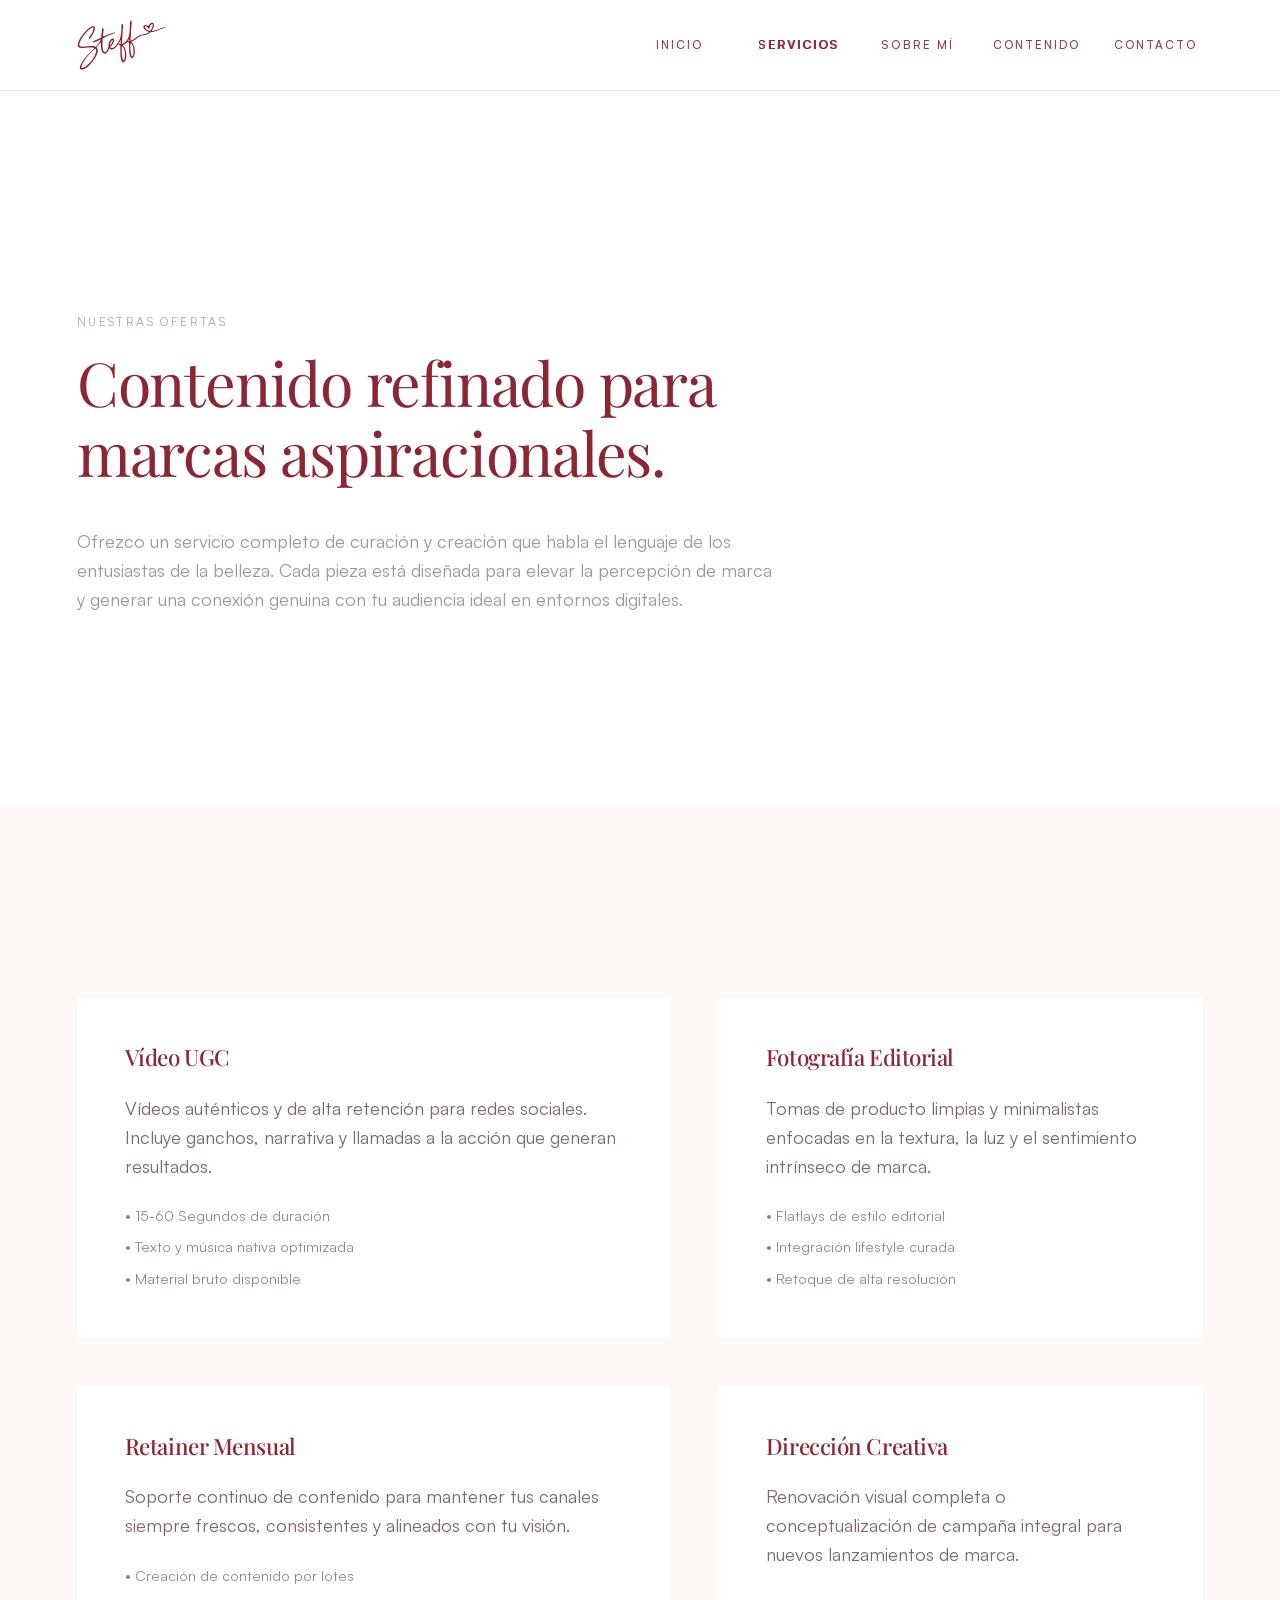
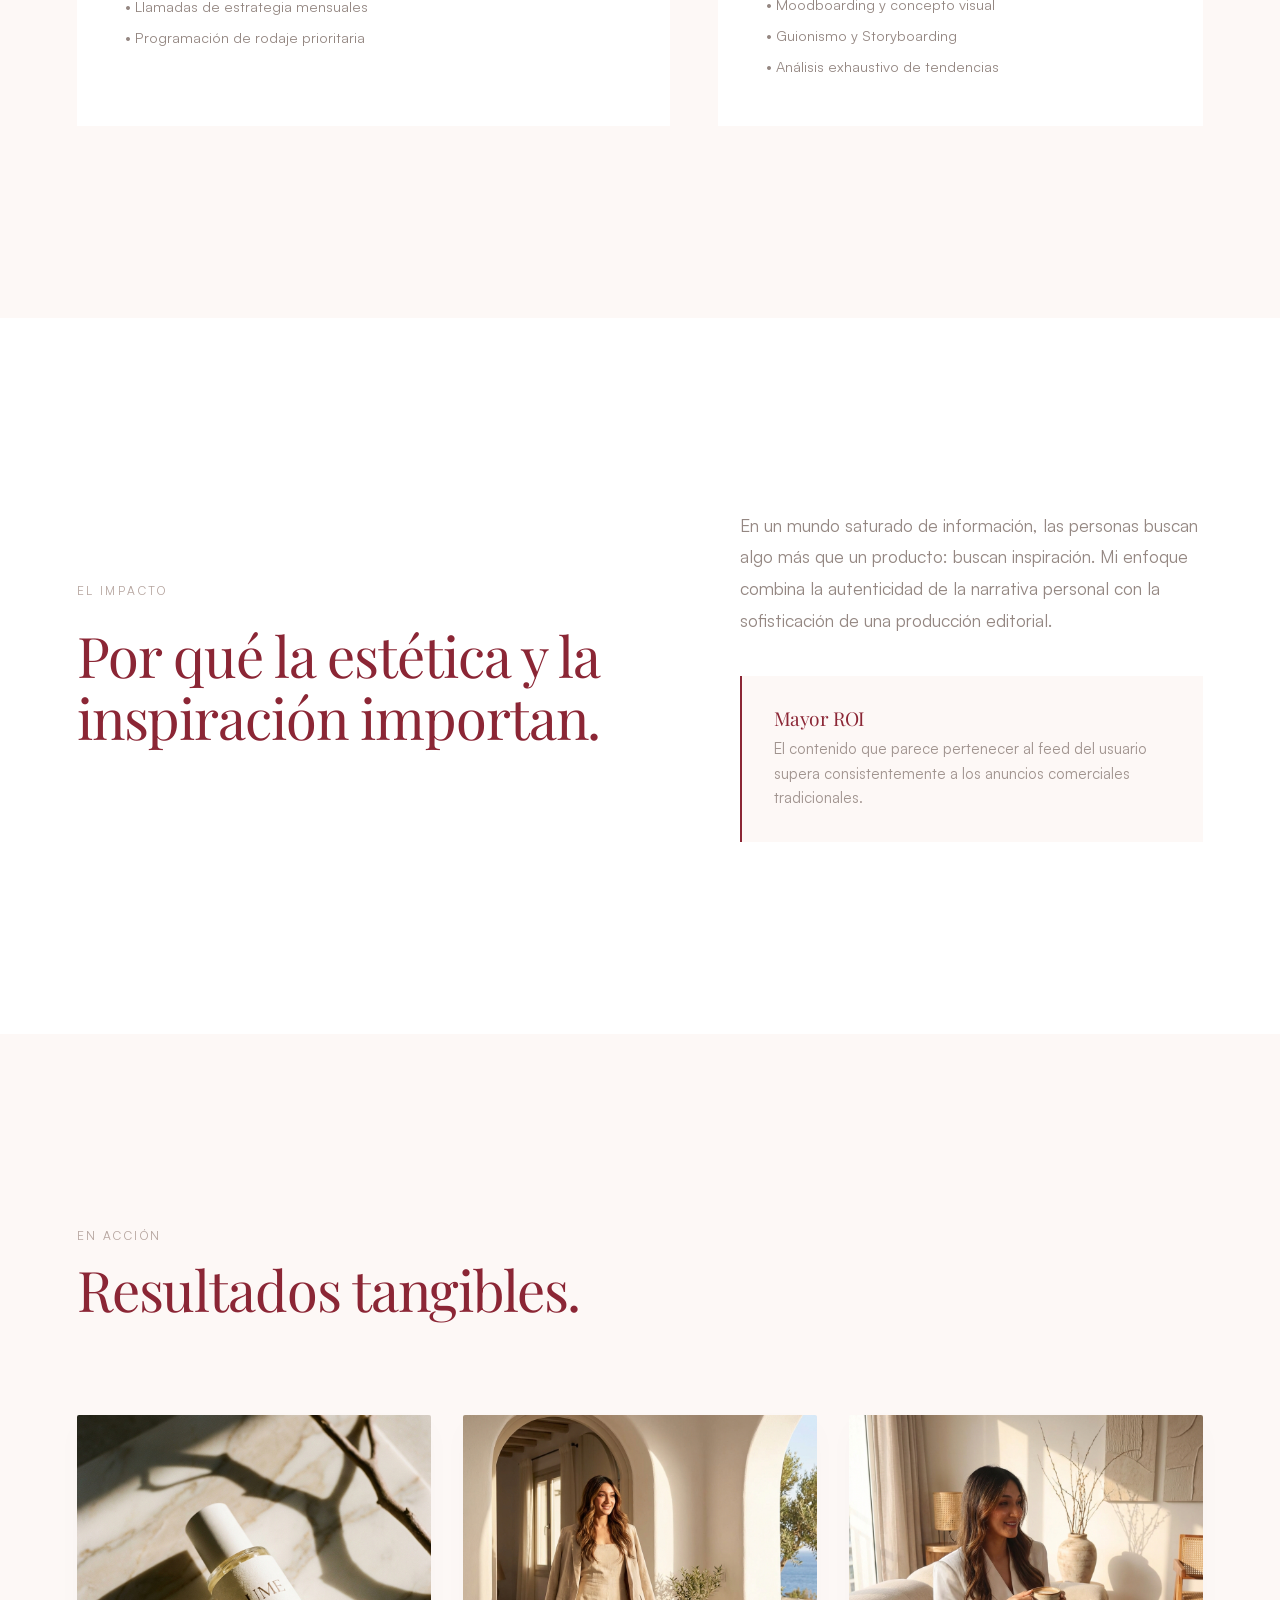
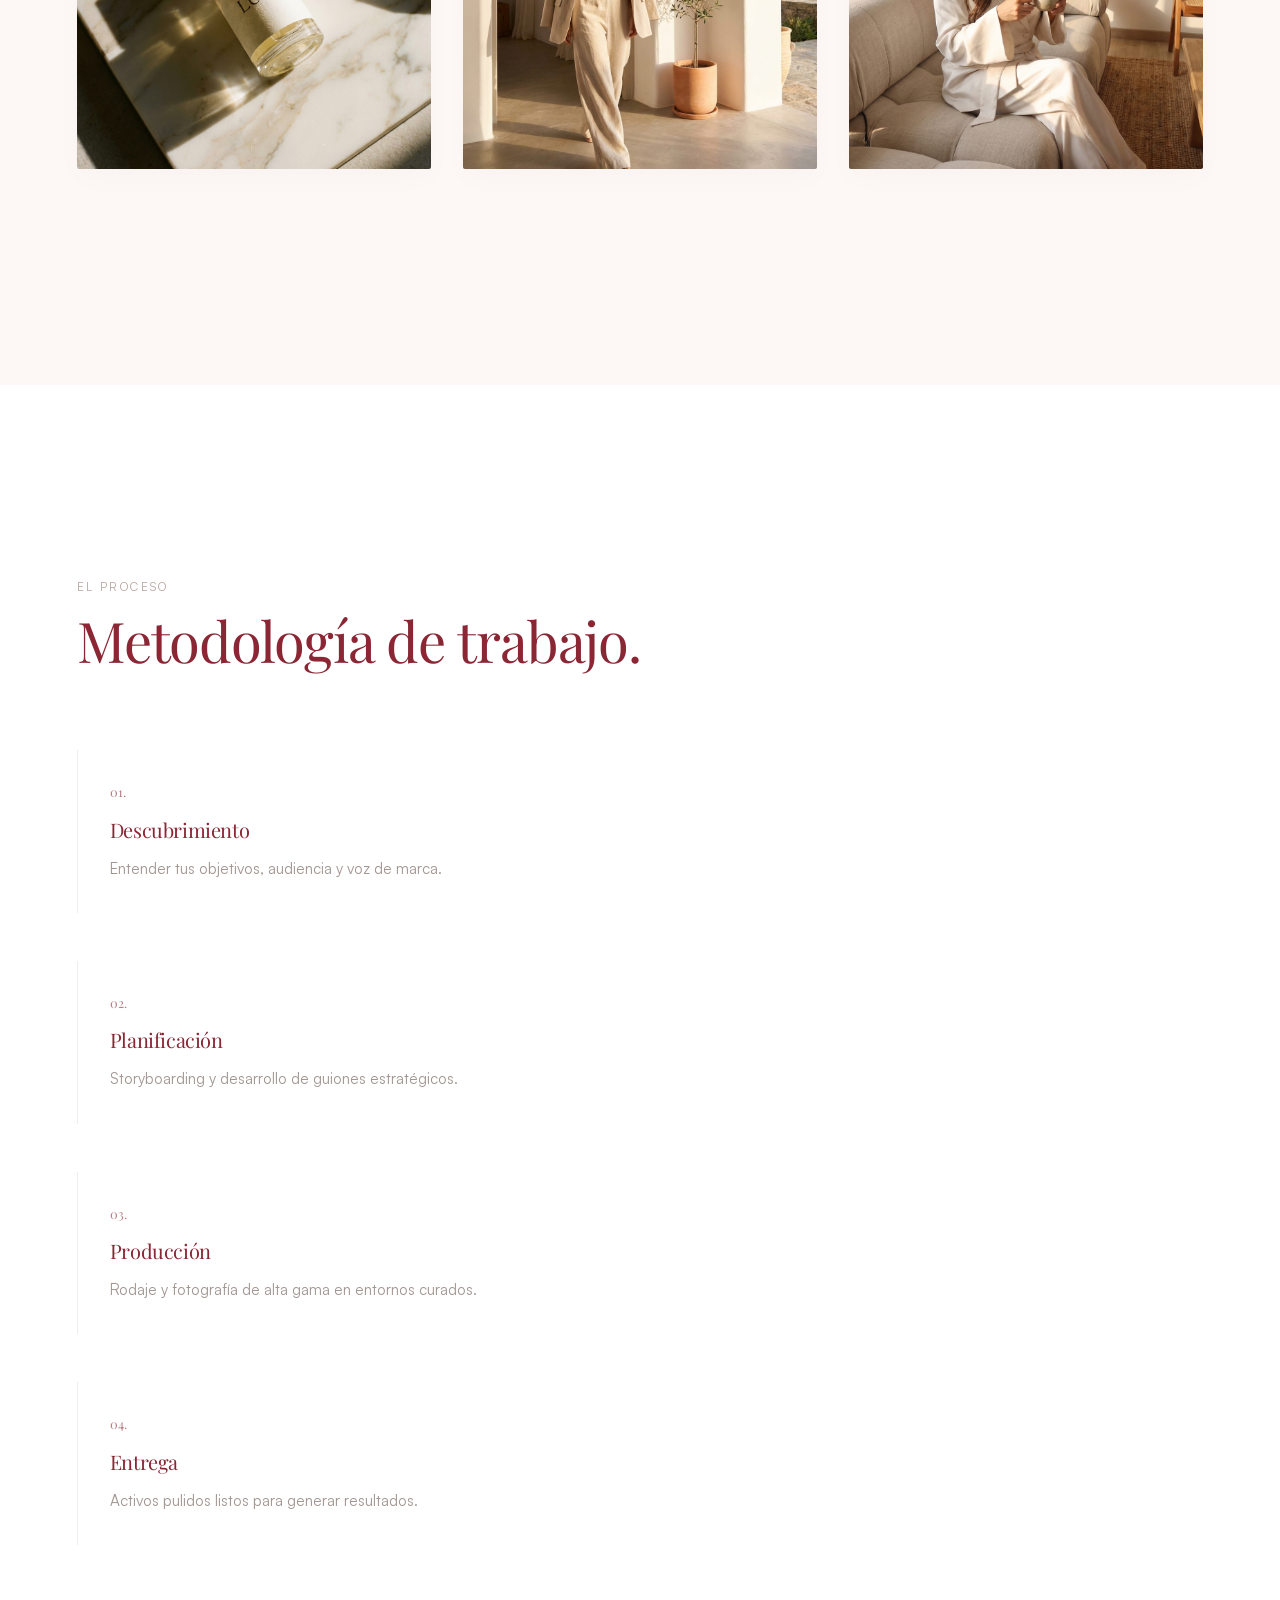
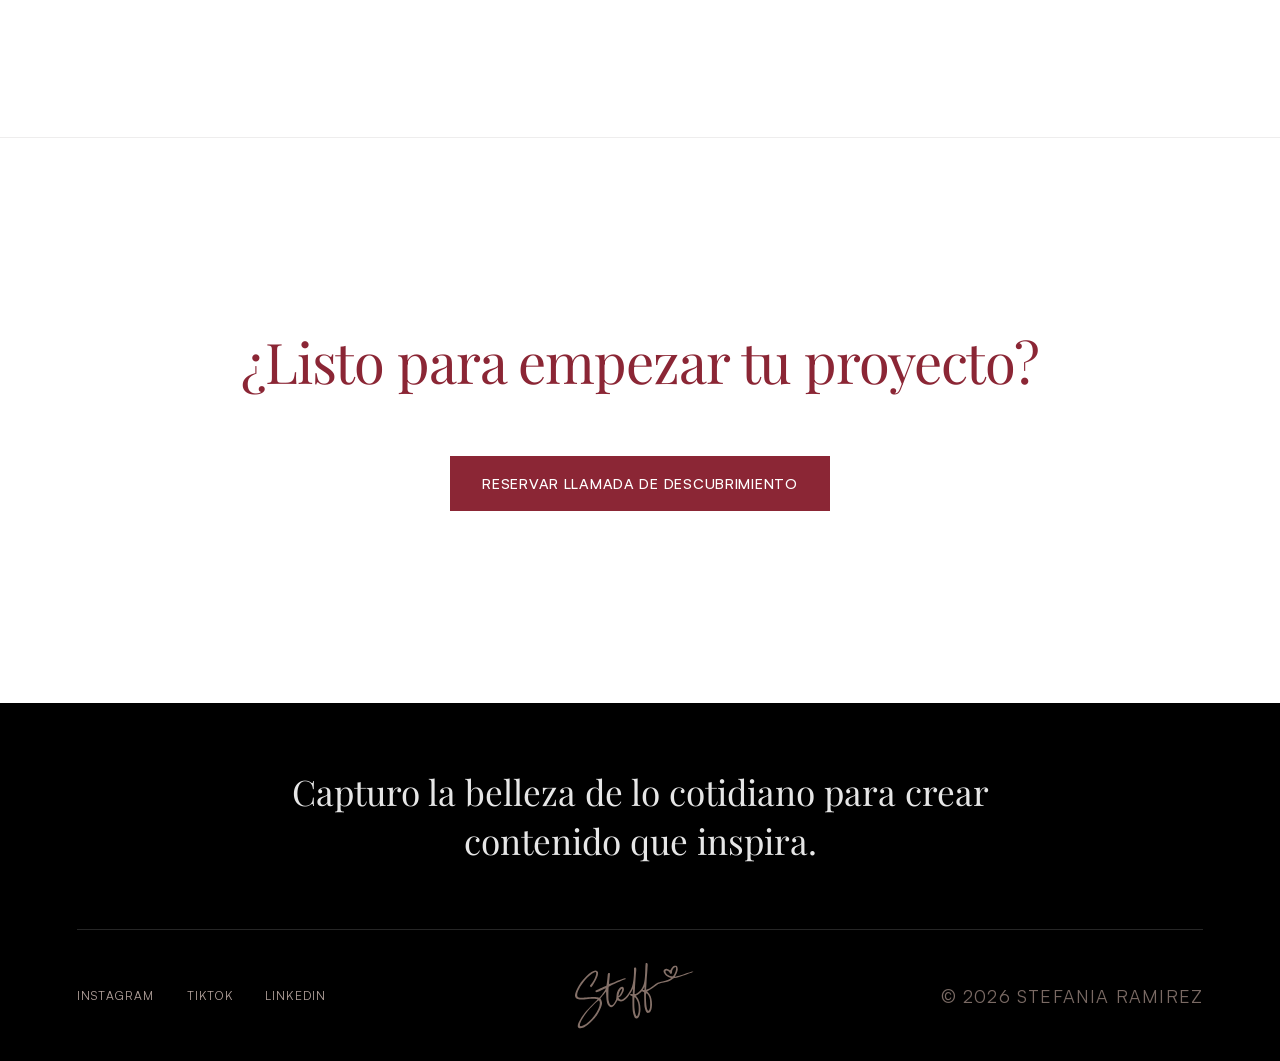
<file: services.html>
<!DOCTYPE html>
<html lang="es">

<head>
    <meta charset="UTF-8">
    <meta name="viewport" content="width=device-width, initial-scale=1.0">
    <meta name="description"
        content="Servicios - Vídeo UGC, Fotografía de Producto y Estrategia Creativa para marcas de belleza y hogar.">
    <title>Servicios | Steff Ramirez</title>
    <link rel="stylesheet" href="css/style.css">
    <link rel="icon" type="image/svg+xml" href="assets/images/favicon-white.svg">
</head>

<body>

    <!-- Navegación -->
    <nav id="main-nav" class="nav-dark">
        <div class="container">
            <a href="index.html" class="logo">
                <img src="assets/images/Stefania.svg" alt="Stefania Ramirez Logo" class="logo-img">
            </a>
            <button class="mobile-menu-btn" aria-label="Abrir menú">
                <span></span>
                <span></span>
            </button>
            <ul class="nav-links">
                <li><a href="index.html">Inicio</a></li>
                <li><a href="services.html" class="active">Servicios</a></li>
                <li><a href="about.html">Sobre mí</a></li>
                <li><a href="content.html">Contenido</a></li>
                <li><a href="contact.html">Contacto</a></li>
            </ul>
        </div>
    </nav>

    <main class="subpage-main">

        <!-- 1. SERVICIOS INTRO -->
        <section id="services-intro">
            <div class="container">
                <span class="label-main">Nuestras Ofertas</span>
                <h1>Contenido refinado para<br>marcas aspiracionales.</h1>
                <p class="section-intro-text" style="max-width: 700px; margin-top: 1.5rem; opacity: 0.7;">Ofrezco un
                    servicio completo de curación y creación que habla el lenguaje de los entusiastas de la belleza.
                    Cada pieza está diseñada para elevar la percepción de marca y generar una conexión genuina con tu
                    audiencia ideal en entornos digitales.</p>
            </div>
        </section>

        <!-- 2. LISTA DE SERVICIOS -->
        <section id="services-list" style="background-color: var(--bg-secondary); padding: var(--space-sections) 0;">
            <div class="container">
                <div class="grid grid-2" style="gap: 3rem;">
                    <div class="card reveal" style="background: white;">
                        <h3 style="font-size: 1.4rem;">Vídeo UGC</h3>
                        <p style="margin: 1.5rem 0;">Vídeos auténticos y de alta retención para redes sociales. Incluye
                            ganchos, narrativa y llamadas a la acción que generan resultados.</p>
                        <ul style="list-style: none; font-size: 0.9rem; color: var(--text-secondary); opacity: 0.8;">
                            <li style="margin-bottom: 0.5rem;">• 15-60 Segundos de duración</li>
                            <li style="margin-bottom: 0.5rem;">• Texto y música nativa optimizada</li>
                            <li>• Material bruto disponible</li>
                        </ul>
                    </div>
                    <div class="card reveal" style="background: white; transition-delay: 0.1s;">
                        <h3 style="font-size: 1.4rem;">Fotografía Editorial</h3>
                        <p style="margin: 1.5rem 0;">Tomas de producto limpias y minimalistas enfocadas en la textura,
                            la luz y el sentimiento intrínseco de marca.</p>
                        <ul style="list-style: none; font-size: 0.9rem; color: var(--text-secondary); opacity: 0.8;">
                            <li style="margin-bottom: 0.5rem;">• Flatlays de estilo editorial</li>
                            <li style="margin-bottom: 0.5rem;">• Integración lifestyle curada</li>
                            <li>• Retoque de alta resolución</li>
                        </ul>
                    </div>
                    <div class="card reveal" style="background: white; transition-delay: 0.2s;">
                        <h3 style="font-size: 1.4rem;">Retainer Mensual</h3>
                        <p style="margin: 1.5rem 0;">Soporte continuo de contenido para mantener tus canales siempre
                            frescos, consistentes y alineados con tu visión.</p>
                        <ul style="list-style: none; font-size: 0.9rem; color: var(--text-secondary); opacity: 0.8;">
                            <li style="margin-bottom: 0.5rem;">• Creación de contenido por lotes</li>
                            <li style="margin-bottom: 0.5rem;">• Llamadas de estrategia mensuales</li>
                            <li>• Programación de rodaje prioritaria</li>
                        </ul>
                    </div>
                    <div class="card reveal" style="background: white; transition-delay: 0.3s;">
                        <h3 style="font-size: 1.4rem;">Dirección Creativa</h3>
                        <p style="margin: 1.5rem 0;">Renovación visual completa o conceptualización de campaña integral
                            para nuevos lanzamientos de marca.</p>
                        <ul style="list-style: none; font-size: 0.9rem; color: var(--text-secondary); opacity: 0.8;">
                            <li style="margin-bottom: 0.5rem;">• Moodboarding y concepto visual</li>
                            <li style="margin-bottom: 0.5rem;">• Guionismo y Storyboarding</li>
                            <li>• Análisis exhaustivo de tendencias</li>
                        </ul>
                    </div>
                </div>
            </div>
        </section>

        <!-- 3. POR QUÉ FUNCIONA -->
        <section id="why-it-works" style="padding: var(--space-sections) 0;">
            <div class="container">
                <div class="grid grid-2" style="gap: 6rem; align-items: center;">
                    <div class="reveal">
                        <span class="label-main">El Impacto</span>
                        <h2 style="margin-top: 1.5rem;">Por qué la estética y la inspiración importan.</h2>
                    </div>
                    <div class="reveal">
                        <p style="font-size: 1.1rem; line-height: 1.8; opacity: 0.8;">En un mundo saturado de
                            información, las personas buscan algo más que un producto: buscan inspiración. Mi enfoque
                            combina la autenticidad de la narrativa personal con la sofisticación de una producción
                            editorial.</p>
                        <div
                            style="margin-top: 2.5rem; padding: 2rem; border-left: 2px solid #8b2635; background: var(--bg-secondary);">
                            <h3 style="font-size: 1.2rem; margin-bottom: 0.5rem;">Mayor ROI</h3>
                            <p style="font-size: 0.95rem; opacity: 0.7;">El contenido que parece pertenecer al feed del
                                usuario supera consistentemente a los anuncios comerciales tradicionales.</p>
                        </div>
                    </div>
                </div>
            </div>
        </section>

        <!-- 4. EJEMPLOS -->
        <section id="examples" style="background-color: var(--bg-secondary); padding: var(--space-sections) 0;">
            <div class="container">
                <div class="section-header reveal">
                    <span class="label-main">En Acción</span>
                    <h2>Resultados tangibles.</h2>
                </div>
                <div class="work-grid">
                    <div class="work-item reveal">
                        <div class="img-wrapper" style="aspect-ratio: 1/1;">
                            <img src="assets/images/featured_1.png" alt="Ejemplo 1" loading="lazy">
                        </div>
                    </div>
                    <div class="work-item reveal" style="transition-delay: 0.1s;">
                        <div class="img-wrapper" style="aspect-ratio: 1/1;">
                            <img src="assets/images/featured_2.png" alt="Ejemplo 2" loading="lazy">
                        </div>
                    </div>
                    <div class="work-item reveal" style="transition-delay: 0.2s;">
                        <div class="img-wrapper" style="aspect-ratio: 1/1;">
                            <img src="assets/images/featured_3.png" alt="Ejemplo 3" loading="lazy">
                        </div>
                    </div>
                </div>
            </div>
        </section>

        <!-- 5. PROCESO -->
        <section id="process" style="padding: var(--space-sections) 0;">
            <div class="container">
                <div class="section-header reveal">
                    <span class="label-main">El Proceso</span>
                    <h2>Metodología de trabajo.</h2>
                </div>
                <div class="grid grid-4" style="gap: 3rem;">
                    <div class="process-item reveal" style="transition-delay: 0.1s;">
                        <span class="process-number">01.</span>
                        <h3 style="margin: 1rem 0; font-size: 1.25rem;">Descubrimiento</h3>
                        <p style="font-size: 0.95rem; opacity: 0.7;">Entender tus objetivos, audiencia y voz de marca.
                        </p>
                    </div>
                    <div class="process-item reveal" style="transition-delay: 0.2s;">
                        <span class="process-number">02.</span>
                        <h3 style="margin: 1rem 0; font-size: 1.25rem;">Planificación</h3>
                        <p style="font-size: 0.95rem; opacity: 0.7;">Storyboarding y desarrollo de guiones estratégicos.
                        </p>
                    </div>
                    <div class="process-item reveal" style="transition-delay: 0.3s;">
                        <span class="process-number">03.</span>
                        <h3 style="margin: 1rem 0; font-size: 1.25rem;">Producción</h3>
                        <p style="font-size: 0.95rem; opacity: 0.7;">Rodaje y fotografía de alta gama en entornos
                            curados.</p>
                    </div>
                    <div class="process-item reveal" style="transition-delay: 0.4s;">
                        <span class="process-number">04.</span>
                        <h3 style="margin: 1rem 0; font-size: 1.25rem;">Entrega</h3>
                        <p style="font-size: 0.95rem; opacity: 0.7;">Activos pulidos listos para generar resultados.</p>
                    </div>
                </div>
            </div>
        </section>

        <!-- 6. CTA -->
        <section id="cta"
            style="text-align: center; padding: var(--space-sections) 0; border-top: 1px solid var(--border);">
            <div class="container reveal">
                <h2>¿Listo para empezar tu proyecto?</h2>
                <a href="contact.html" class="btn btn-primary" style="margin-top: 2.5rem;">Reservar llamada de
                    descubrimiento</a>
            </div>
        </section>
    </main>

    <footer>
        <div class="container">
            <div class="footer-top">
                <div class="footer-slogan">Capturo la belleza de lo cotidiano para crear contenido que inspira.</div>
            </div>
            <div class="footer-bottom">
                <div style="display: flex; gap: 2rem;">
                    <a href="#" style="color: inherit; text-decoration: none;">Instagram</a>
                    <a href="#" style="color: inherit; text-decoration: none;">TikTok</a>
                    <a href="#" style="color: inherit; text-decoration: none;">LinkedIn</a>
                </div>
                <div style="display: flex; align-items: center;">
                    <img src="assets/images/Stefania.svg" alt="Logo" class="footer-logo-img">
                </div>
                <p>&copy; 2026 Stefania Ramirez</p>
            </div>
        </div>
    </footer>

    <script src="js/main.js"></script>
</body>

</html>
</file>
<file: css/style.css>
@import url('https://fonts.googleapis.com/css2?family=Pinyon+Script&display=swap');
@import url('https://fonts.googleapis.com/css2?family=Playfair+Display:ital,wght@0,400;0,600;1,400&display=block');

@font-face {
    font-family: 'Satoshi';
    src: url('../assets/fonts/Satoshi-Regular.woff2') format('woff2');
    font-weight: 400;
    font-style: normal;
    font-display: block;
}

@font-face {
    font-family: 'Satoshi';
    src: url('../assets/fonts/Satoshi-Medium.woff2') format('woff2');
    font-weight: 500;
    font-style: normal;
    font-display: block;
}

@font-face {
    font-family: 'Satoshi';
    src: url('../assets/fonts/Satoshi-Bold.woff2') format('woff2');
    font-weight: 700;
    font-style: normal;
    font-display: block;
}

/* 
  REFINED DESIGN SYSTEM - MODERN & PREMIUM
  Focus: Editorial Layout, Subtle Micro-interactions, Advanced Typography
*/

:root {
    /* Beauty & Interiors Palette - Warm, Blush, & Earthy */
    --bg-primary: #ffffff;
    --bg-secondary: #fdf8f6;
    /* Soft blush/cream */
    --bg-tertiary: #2d2421;
    /* Deep terracotta/espresso */

    --text-primary: var(--accent-wine);
    --text-secondary: #7a6a64;
    --text-dim: #b5a49e;

    --accent: #e6b8a2;
    /* Soft terracotta accent */
    --accent-wine: #8b2635;
    /* Deep wine red (adjusted to be more visible) */
    --accent-dark: #deab90;
    --border: rgba(45, 36, 33, 0.08);
    --border-light: rgba(255, 255, 255, 0.15);

    /* Typography */
    --font-main: 'Satoshi', sans-serif;
    --font-serif: 'Playfair Display', serif;
    --font-heading: 'Playfair Display', serif;
    --font-script: 'Pinyon Script', cursive;
    --lh-body: 1.6;
    --lh-heading: 1.1;
    --ls-heading: -0.02em;

    /* Proportional Spacing (Golden Ratio inspired) */
    --space-unit: 1rem;
    --space-sections: clamp(6rem, 15vw, 12rem);

    /* Transitions */
    --transition-main: all 0.6s cubic-bezier(0.16, 1, 0.3, 1);
}

/* Reset & Base */
*,
*::before,
*::after {
    box-sizing: border-box;
    margin: 0;
    padding: 0;
}

/* Global Accent Styles */
.serif {
    font-family: var(--font-serif);
}

.italic {
    font-family: inherit;
    font-style: italic;
    font-size: inherit;
    line-height: inherit;
    vertical-align: baseline;
}

.script-text {
    font-family: var(--font-script);
    font-size: 1.3em;
    line-height: 1;
    vertical-align: baseline;
    font-weight: 400;
    text-transform: none;
    display: inline-block;
}

html {
    background-color: #000;
    /* Fix for bottom white gap/rubber-banding on tablets */
}

html,
body {
    width: 100%;
    margin: 0;
    padding: 0;
    overflow-x: hidden;
    -webkit-font-smoothing: antialiased;
}

body {
    font-family: var(--font-main);
    background-color: var(--bg-primary);
    color: var(--text-primary);
    line-height: var(--lh-body);
}

/* Base Typography */
h1,
h2,
h3 {
    font-family: var(--font-serif);
    font-weight: 400;
    line-height: var(--lh-heading);
    letter-spacing: var(--ls-heading);
}

h1 {
    font-size: clamp(3rem, 10vw, 6rem);
    margin-bottom: 2rem;
}

h2 {
    font-size: clamp(2rem, 6vw, 3.5rem);
    margin-bottom: 1.5rem;
}

h3 {
    font-size: clamp(1.1rem, 2vw, 1.5rem);
}

p {
    font-size: 1.125rem;
    color: var(--text-secondary);
}

/* Layout */
.container {
    max-width: 1400px;
    margin: 0 auto;
    padding: 0 6vw;
}

section {
    padding: var(--space-sections) 0;
}

/* Reveal Animation Class */
.reveal {
    opacity: 0;
    transform: translateY(30px);
    transition: var(--transition-main);
}

.reveal.visible {
    opacity: 1;
    transform: translateY(0);
}

/* Navigation - Modern Floating Style */
nav {
    position: fixed;
    top: 0;
    left: 0;
    width: 100%;
    padding: 1.25rem 0;
    z-index: 1000;
    border-bottom: 1px solid rgba(255, 255, 255, 0.3);
    /* Constant height */
    transition: padding 0.4s ease,
        background 0.4s ease,
        border-color 0.4s ease;
}

nav.scrolled {
    padding: 1.25rem 0;
    background: rgba(255, 255, 255, 0.8);
    backdrop-filter: blur(20px);
    border-bottom: 1px solid var(--border);
}

nav.nav-dark {
    background: rgba(255, 255, 255, 1);
    border-bottom: 1px solid var(--border);
}

/* Force immediate state on subpages with white backgrounds */
nav.nav-dark * {
    transition: none !important;
}

nav .container {
    display: flex;
    justify-content: space-between;
    align-items: center;
    height: 50px;
    /* Fixed height for the navigation content */
}

.logo {
    text-decoration: none;
    line-height: 0;
    display: flex;
    align-items: center;
}

.logo-img {
    height: 50px;
    width: auto;
    filter: invert(1);
    opacity: 0.8;
    transition: var(--transition-main);
}

nav.scrolled .logo-img,
nav.nav-dark .logo-img {
    filter: invert(18%) sepia(54%) saturate(3088%) hue-rotate(334deg) brightness(81%) contrast(97%);
    opacity: 1;
}

/* Logo inversion handled above */

nav.scrolled .logo,
nav.nav-dark .logo {
    color: var(--text-primary);
}

.nav-links {
    display: flex;
    gap: 0;
    list-style: none;
    align-items: center;
}

.nav-links li {
    width: 95px;
    /* Fixed container to prevent expansion on any OS */
    text-align: right;
    margin-left: 1.5rem;
}

.nav-links a {
    font-family: var(--font-main);
    text-decoration: none;
    color: #ffffff;
    font-size: 0.72rem;
    font-weight: 500;
    text-transform: uppercase;
    letter-spacing: 0.18em;
    opacity: 0.9;
    display: block;
    line-height: 1;
    min-width: 80px;
    /* Reserve space to prevent expansion */
    text-align: center;
    -webkit-font-smoothing: antialiased;
    transition: color 0.3s ease, opacity 0.3s ease;
}

nav.scrolled .nav-links a,
nav.nav-dark .nav-links a {
    color: var(--accent-wine);
}

.nav-links a:hover,
.nav-links a.active {
    opacity: 1;
    color: var(--accent-wine) !important;
    text-shadow: 0.6px 0 0 currentColor;
}

.mobile-menu-btn {
    display: none;
    flex-direction: column;
    gap: 6px;
    background: none;
    border: none;
    cursor: pointer;
    z-index: 1001;
    padding: 10px;
}

.mobile-menu-btn span {
    display: block;
    width: 24px;
    height: 1px;
    background: #ffffff;
    transition: var(--transition-main);
}

nav.scrolled .mobile-menu-btn span,
nav.nav-dark .mobile-menu-btn span {
    background: var(--text-primary);
}

/* Hero Section - Personal Split Style */
/* Hero Section - Modern Full-Width with Overlay */
.hero {
    width: 100%;
    height: 100vh;
    height: 100dvh;
    display: flex;
    align-items: center;
    position: relative;
    overflow: hidden;
}

/* Adjustments for non-hero pages to avoid header overlap */
main.subpage-main {
    padding-top: 120px;
}

.subpage-main h1 {
    max-width: 900px;
    font-size: clamp(2.2rem, 5vw, 3.8rem);
    margin-top: 1rem;
    margin-bottom: 2.5rem;
    line-height: 1.15;
}

.hero-bg {
    position: absolute;
    top: 0;
    left: 0;
    width: 100%;
    height: 100%;
    background: url('../assets/images/steff.png') no-repeat center 20%/cover;
    z-index: 0;
}

.hero::before {
    content: '';
    position: absolute;
    top: 0;
    left: 0;
    width: 100%;
    height: 100%;
    background: linear-gradient(90deg,
            rgba(0, 0, 0, 0.5) 0%,
            rgba(0, 0, 0, 0.2) 50%,
            rgba(0, 0, 0, 0) 100%);
    z-index: 2;
}

.hero .container {
    position: relative;
    z-index: 10;
    width: 100%;
    display: block;
    /* Centrado clásico o alineado a izquierda */
}

.hero-content {
    max-width: 580px;
    margin-top: 12rem;
}

@media (max-width: 1024px) {
    .hero::before {
        background: linear-gradient(180deg,
                rgba(0, 0, 0, 0.6) 0%,
                rgba(0, 0, 0, 0.3) 100%);
    }
}

.hero-content {
    max-width: 650px;
    z-index: 10;
    padding-right: 4rem;
}

@media (min-width: 1024px) {
    .hero-content {
        margin-right: -80px;
        /* Superposición sutil sobre la imagen */
    }
}

.hero-image-container {
    position: relative;
    aspect-ratio: 4/5;
    height: auto;
    width: 100%;
    overflow: hidden;
    border-radius: 2px;
    box-shadow: 0 40px 80px rgba(0, 0, 0, 0.03);
}

.hero-image-container::after {
    content: '';
    position: absolute;
    top: 0;
    left: 0;
    width: 100%;
    height: 100%;
    background: linear-gradient(to right, var(--bg-primary) 0%, transparent 15%);
    pointer-events: none;
}

.hero-image-container img {
    width: 100%;
    height: 100%;
    object-fit: cover;
    transition: transform 1.5s cubic-bezier(0.16, 1, 0.3, 1);
}

.hero-image-container:hover img {
    transform: scale(1.05);
}

.hero-vertical-label {
    position: absolute;
    top: 50%;
    right: 2rem;
    transform: translateY(-50%) rotate(90deg);
    transform-origin: center;
    font-size: 0.65rem;
    text-transform: uppercase;
    letter-spacing: 0.4em;
    color: rgba(255, 255, 255, 0.6);
    z-index: 10;
    white-space: nowrap;
    pointer-events: none;
}

.hero-tag {
    display: inline-block;
    padding: 0.5rem 0;
    font-size: 0.75rem;
    text-transform: uppercase;
    letter-spacing: 0.2em;
    color: rgba(255, 255, 255, 0.7);
    margin-bottom: 1rem;
}

.hero h1 {
    color: #ffffff;
    font-size: clamp(2rem, 4vw, 3rem);
    line-height: 1.1;
    margin-bottom: 1rem;
    font-weight: 400;
    text-shadow: 0 2px 10px rgba(0, 0, 0, 0.2);
}

.hero-description {
    font-size: 1.1rem;
    font-weight: 300;
    letter-spacing: -0.01em;
    color: rgba(255, 255, 255, 0.9);
    max-width: 460px;
    /* More compact description */
    margin-bottom: 3rem;
    line-height: 1.8;
    opacity: 1;
}

/* Buttons - Premium Reveal */
.btn {
    display: inline-flex;
    align-items: center;
    padding: 1rem 2rem;
    text-decoration: none;
    font-weight: 500;
    font-size: 0.9rem;
    letter-spacing: 0.05em;
    text-transform: uppercase;
    transition: all 0.4s cubic-bezier(0.16, 1, 0.3, 1);
    position: relative;
}

.btn-primary {
    background: var(--accent-wine);
    color: white;
    border-radius: 0;
    /* Estilo boutique cuadrado */
}

.btn-primary:hover {
    background: #721f2a;
    transform: translateY(-2px);
    box-shadow: 0 10px 20px rgba(0, 0, 0, 0.1);
}

.btn-secondary {
    color: #ffffff;
    border-bottom: 1px solid #ffffff;
    /* Estilo editorial link */
    padding: 1rem 0;
    margin-left: 2rem;
}

.btn-secondary:hover {
    color: var(--accent-wine);
    border-bottom-color: var(--accent-wine);
}

/* Grid System */
.grid {
    display: grid;
    gap: 2rem;
}

.grid-2 {
    grid-template-columns: 1.1fr 0.9fr;
    gap: 5rem;
}

.grid-3 {
    grid-template-columns: repeat(3, 1fr);
}

/* Boutique Gallery Grid - 3 Columns */
.work-grid {
    display: grid;
    grid-template-columns: repeat(3, 1fr);
    gap: 3rem 2rem;
    padding-top: 1rem;
}

.work-item {
    display: flex;
    flex-direction: column;
}

.work-item .img-wrapper {
    width: 100%;
    aspect-ratio: 4/5;
    overflow: hidden;
    border-radius: 2px;
    background: var(--bg-secondary);
    margin-bottom: 1.5rem;
    box-shadow: 0 10px 30px rgba(0, 0, 0, 0.02);
}

.work-item img {
    width: 100%;
    height: 100%;
    object-fit: cover;
    transition: transform 1.2s cubic-bezier(0.16, 1, 0.3, 1);
}

.work-item:hover img {
    transform: scale(1.05);
}

.work-info h3 {
    font-size: 1.1rem;
    /* Más pequeño para el grid de 3 */
    font-weight: 500;
    margin-bottom: 0.25rem;
    color: var(--text-primary);
}

.work-info span {
    font-family: var(--font-main);
    font-size: 0.65rem;
    /* Ajuste proporcional */
    text-transform: uppercase;
    letter-spacing: 0.15em;
    color: var(--accent-wine);
    display: block;
    margin-bottom: 0.4rem;
}

/* Cards & Sections */
.section-header {
    margin-bottom: 5rem;
    max-width: 800px;
}

.label-main {
    font-size: 0.75rem;
    text-transform: uppercase;
    letter-spacing: 0.2em;
    color: var(--text-dim);
    margin-bottom: 0.75rem;
    display: block;
}

.offering-card {
    padding: 3rem 2rem;
    border-top: 1px solid var(--border);
    border-radius: 2px;
    transition: all 0.5s cubic-bezier(0.16, 1, 0.3, 1);
}

.offering-card::before {
    content: attr(data-number);
    display: block;
    font-family: var(--font-serif);
    font-size: 0.85rem;
    color: var(--accent-wine);
    margin-bottom: 2rem;
    letter-spacing: 0.2em;
}

.offering-card h3 {
    margin-bottom: 1.5rem;
    font-size: 1.5rem;
    font-weight: 500;
    color: var(--text-primary);
}

.offering-card p {
    font-size: 1rem;
    color: var(--text-secondary);
    line-height: 1.7;
    max-width: 90%;
    min-height: 5.1rem;
    /* Ensures 3 lines of height for alignment */
}

.offering-card:hover {
    background: white;
    border-top-color: var(--accent-wine);
    transform: translateY(-10px);
    box-shadow: 0 40px 80px rgba(0, 0, 0, 0.04);
}

.card {
    padding: 3rem;
    background: var(--bg-secondary);
    border: none;
    transition: var(--transition-main);
}

.card h3 {
    margin-bottom: 1.5rem;
    font-size: 1.5rem;
    font-weight: 500;
    color: var(--text-primary);
}

.card p {
    color: var(--text-secondary);
}

.card:hover {
    transform: translateY(-8px);
    box-shadow: 0 30px 60px rgba(0, 0, 0, 0.04);
}

.card.static-card:hover {
    transform: none;
    box-shadow: none;
}

/* Process Section Polishing */
.process-item {
    padding: 2rem;
    border-left: 1px solid var(--border);
    transition: all 0.5s cubic-bezier(0.16, 1, 0.3, 1);
}

.process-item:hover {
    background: white;
    border-left: 1px solid var(--accent-wine);
    transform: translateY(-5px);
    box-shadow: 0 20px 40px rgba(0, 0, 0, 0.02);
}

.process-item h3,
.process-item h4 {
    color: var(--accent-wine);
    margin-bottom: 1rem;
}

.process-number {
    font-family: var(--font-serif);
    font-size: 0.8rem;
    color: var(--accent-wine);
    opacity: 0.6;
    display: block;
    margin-bottom: 1rem;
}

/* Value Cards */
.value-card {
    padding: 3rem 2rem;
    background: transparent;
    border-left: 1px solid var(--border);
    transition: all 0.5s cubic-bezier(0.16, 1, 0.3, 1);
}

.value-card:hover {
    background: white;
    border-left: 1px solid var(--accent-wine);
    transform: translateX(10px);
    box-shadow: 20px 0 60px rgba(0, 0, 0, 0.03);
}

.value-card h3 {
    font-size: 1.25rem;
    margin-bottom: 1rem;
}

.value-card p {
    font-size: 0.95rem;
    line-height: 1.7;
    opacity: 0.7;
}

/* Forms */
#contact-form .form-group {
    margin-bottom: 2rem;
}

#contact-form label {
    display: block;
    font-size: 0.7rem;
    text-transform: uppercase;
    letter-spacing: 0.15em;
    margin-bottom: 0.8rem;
    color: var(--text-dim);
}

#contact-form input,
#contact-form select,
#contact-form textarea {
    width: 100%;
    padding: 1.2rem;
    border: 1px solid var(--border);
    border-radius: 2px;
    font-family: inherit;
    font-size: 0.95rem;
    background: transparent;
    transition: all 0.3s ease;
}

#contact-form input:focus,
#contact-form select:focus,
#contact-form textarea:focus {
    outline: none;
    border-color: var(--accent-wine);
    background: white;
}

#contact-form textarea {
    resize: vertical;
    min-height: 120px;
}

/* Footer */
footer {
    display: block;
    width: 100%;
    margin-bottom: 0;
    padding: 4rem 0 2rem;
    background: #000;
    color: white;
}

.footer-top {
    display: flex;
    flex-direction: column;
    align-items: center;
    text-align: center;
    margin-bottom: 4rem;
}

.footer-slogan {
    font-family: var(--font-serif);
    font-size: clamp(1.5rem, 3vw, 2.2rem);
    max-width: 800px;
    line-height: 1.4;
    color: #ffffff;
    opacity: 0.9;
}

.footer-logo-img {
    width: 120px;
    height: auto;
    filter: invert(49%) sepia(10%) saturate(692%) hue-rotate(332deg) brightness(89%) contrast(85%);
}

.footer-bottom {
    display: flex;
    justify-content: space-between;
    align-items: center;
    padding-top: 2rem;
    border-top: 1px solid var(--border-light);
    font-size: 0.75rem;
    color: var(--text-dim);
    text-transform: uppercase;
    letter-spacing: 0.1em;
}

/* Responsive */
@media (max-width: 1024px) {
    .hero .container {
        grid-template-columns: 1fr;
        text-align: center;
        gap: 4rem;
    }

    .hero-content {
        max-width: 100%;
        padding-right: 0;
        margin-right: 0;
    }

    .hero-image-container {
        max-width: 500px;
        /* Tamaño más manejable en tablet vertical */
        margin: 0 auto;
    }

    .btn-secondary {
        margin-left: 0;
        margin-top: 2rem;
        display: block;
        width: fit-content;
        margin-inline: auto;
    }
}

@media (max-width: 900px) {
    .mobile-menu-btn {
        display: flex;
    }

    .nav-links {
        position: fixed;
        top: 0;
        right: -100%;
        width: 100%;
        height: 100vh;
        background: var(--bg-primary);
        flex-direction: column;
        justify-content: center;
        align-items: center;
        gap: 3rem;
        transition: var(--transition-main);
        z-index: 1000;
        visibility: hidden;
        /* Seguridad extra contra overflow */
        pointer-events: none;
    }

    .nav-links.open {
        right: 0;
        visibility: visible;
        pointer-events: all;
    }

    .nav-links a {
        font-size: 1.5rem;
        opacity: 1;
    }

    .grid-2,
    .grid-3 {
        grid-template-columns: 1fr;
        gap: 4rem;
    }

    .work-grid {
        grid-template-columns: repeat(2, 1fr);
        gap: 2rem;
    }
}

@media (max-width: 600px) {
    .hero {
        height: auto;
        min-height: 100%;
        padding: 120px 0 60px;
    }

    .hero-bg {
        background-position: center center;
    }

    .container {
        padding: 0 6vw;
    }

    h1 {
        font-size: 2.5rem;
    }

    .work-grid {
        grid-template-columns: 1fr;
    }

    /* 1 en móvil */

    .work-item.small {
        margin-top: 0;
    }

    .footer-top {
        flex-direction: column;
        align-items: flex-start;
        gap: 2rem;
    }

    .footer-logo {
        font-size: 1.2rem;
        word-break: break-word;
    }

    .cta-group {
        display: flex;
        flex-direction: column;
        align-items: center;
    }

    .footer-bottom {
        flex-direction: column;
        gap: 2rem;
        text-align: center;
        align-items: center;
    }

    .footer-bottom div {
        justify-content: center;
    }
}

/* Global Fix for Overflow */
img,
video,
iframe,
canvas,
svg {
    max-width: 100%;
    height: auto;
}

h1,
h2,
h3,
h4,
h5,
h6,
p,
a,
span {
    overflow-wrap: break-word;
    word-wrap: break-word;
}

html,
body {
    max-width: 100%;
    overflow-x: hidden;
}
</file>
